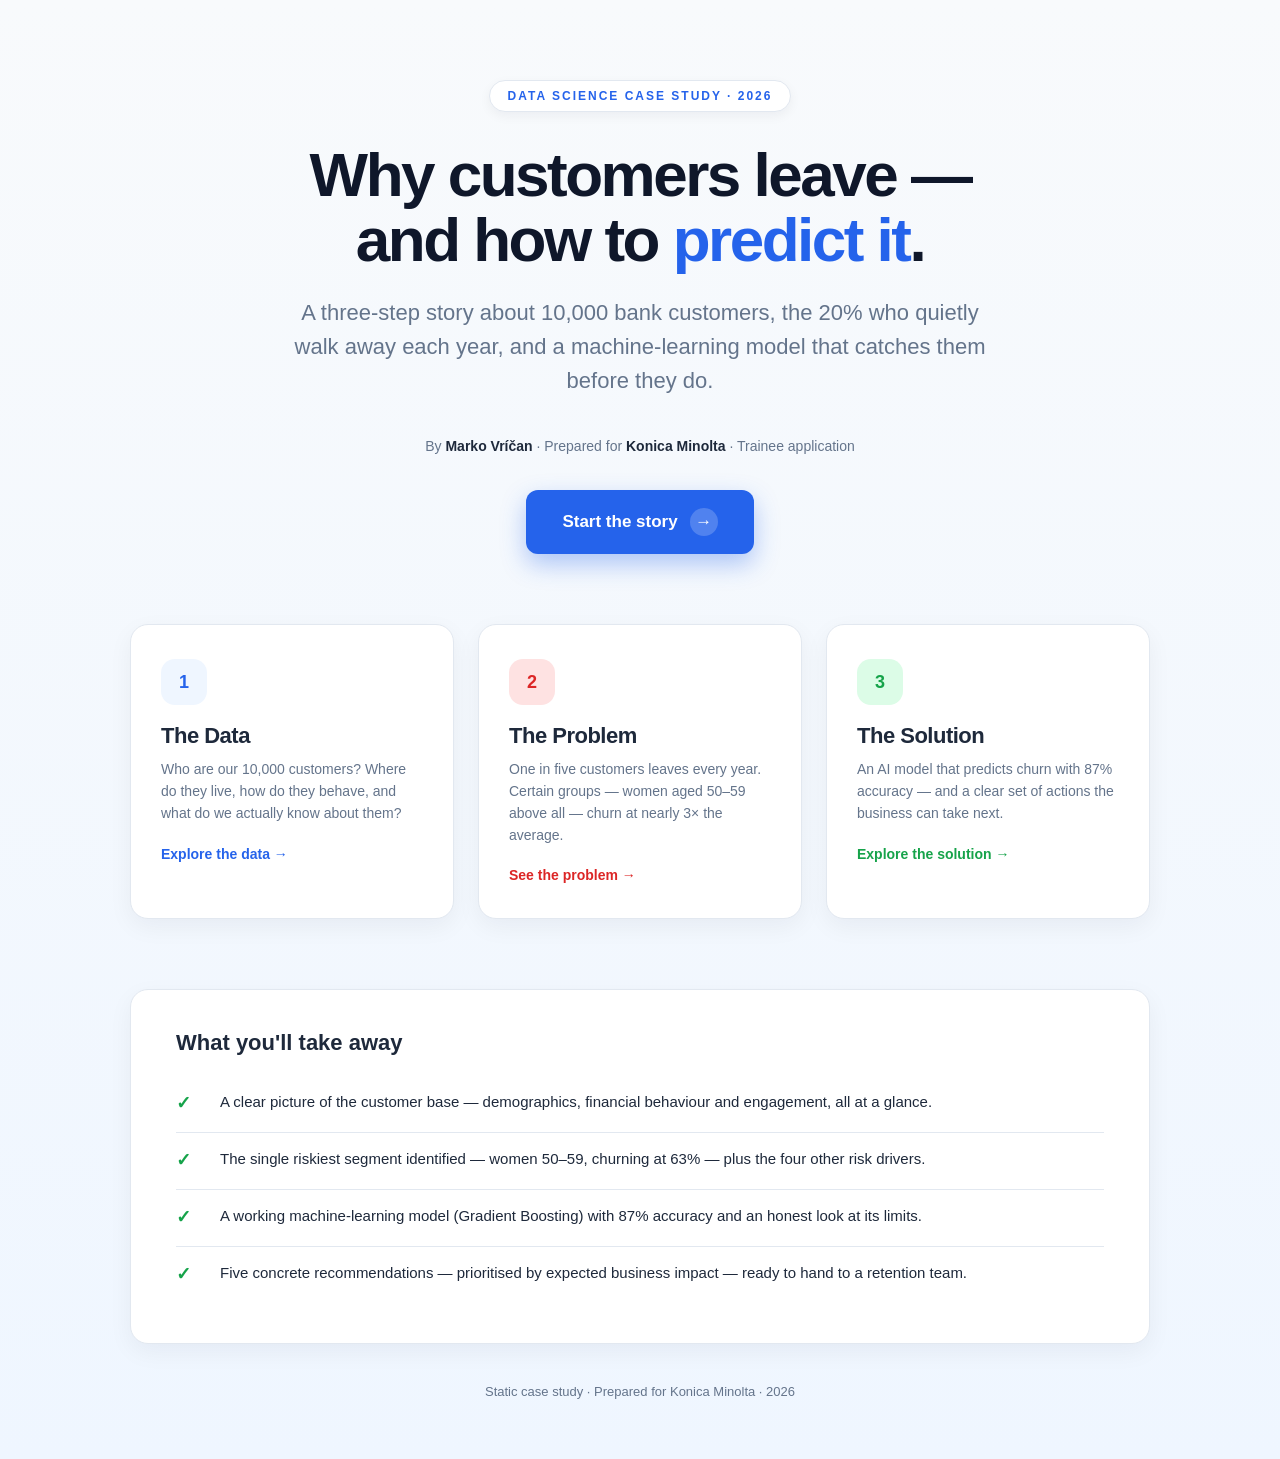
<file: index.html>
<!DOCTYPE html>
<html lang="en">
<head>
  <meta charset="UTF-8">
  <meta name="viewport" content="width=device-width, initial-scale=1.0">
  <title>Customer Churn Analysis — Case Study</title>
  <link rel="stylesheet" href="assets/css/style.css">
</head>
<body class="welcome-body">

<div class="welcome-wrap">

  <!-- HERO -->
  <div class="welcome-header">
    <div class="welcome-badge">Data Science Case Study · 2026</div>

    <h1 class="welcome-title">
      Why customers leave —<br>
      and how to <span class="accent">predict it</span>.
    </h1>

    <p class="welcome-lead">
      A three-step story about 10,000 bank customers, the 20% who quietly walk away
      each year, and a machine-learning model that catches them before they do.
    </p>

    <div class="welcome-meta">
      By <b>Marko Vríčan</b> · Prepared for <b>Konica Minolta</b> · Trainee application
    </div>

    <a href="data.html" class="start-btn">
      Start the story
      <span class="start-arrow">→</span>
    </a>
  </div>

  <!-- JOURNEY -->
  <div class="welcome-journey">

    <a href="data.html" class="journey-card">
      <div class="journey-num">1</div>
      <h3>The Data</h3>
      <p>Who are our 10,000 customers? Where do they live, how do they behave, and what do we actually know about them?</p>
      <span class="journey-link">Explore the data →</span>
    </a>

    <a href="problem.html" class="journey-card problem">
      <div class="journey-num">2</div>
      <h3>The Problem</h3>
      <p>One in five customers leaves every year. Certain groups — women aged 50–59 above all — churn at nearly 3× the average.</p>
      <span class="journey-link">See the problem →</span>
    </a>

    <a href="solution.html" class="journey-card solution">
      <div class="journey-num">3</div>
      <h3>The Solution</h3>
      <p>An AI model that predicts churn with 87% accuracy — and a clear set of actions the business can take next.</p>
      <span class="journey-link">Explore the solution →</span>
    </a>

  </div>

  <!-- TAKEAWAYS -->
  <div class="welcome-takeaways">
    <h2>What you'll take away</h2>
    <ul>
      <li>
        <span class="check">✓</span>
        <span>A clear picture of the customer base — demographics, financial behaviour and engagement, all at a glance.</span>
      </li>
      <li>
        <span class="check">✓</span>
        <span>The single riskiest segment identified — women 50–59, churning at 63% — plus the four other risk drivers.</span>
      </li>
      <li>
        <span class="check">✓</span>
        <span>A working machine-learning model (Gradient Boosting) with 87% accuracy and an honest look at its limits.</span>
      </li>
      <li>
        <span class="check">✓</span>
        <span>Five concrete recommendations — prioritised by expected business impact — ready to hand to a retention team.</span>
      </li>
    </ul>
  </div>

  <div class="welcome-footer">
    Static case study · Prepared for Konica Minolta · 2026
  </div>

</div>

</body>
</html>
</file>
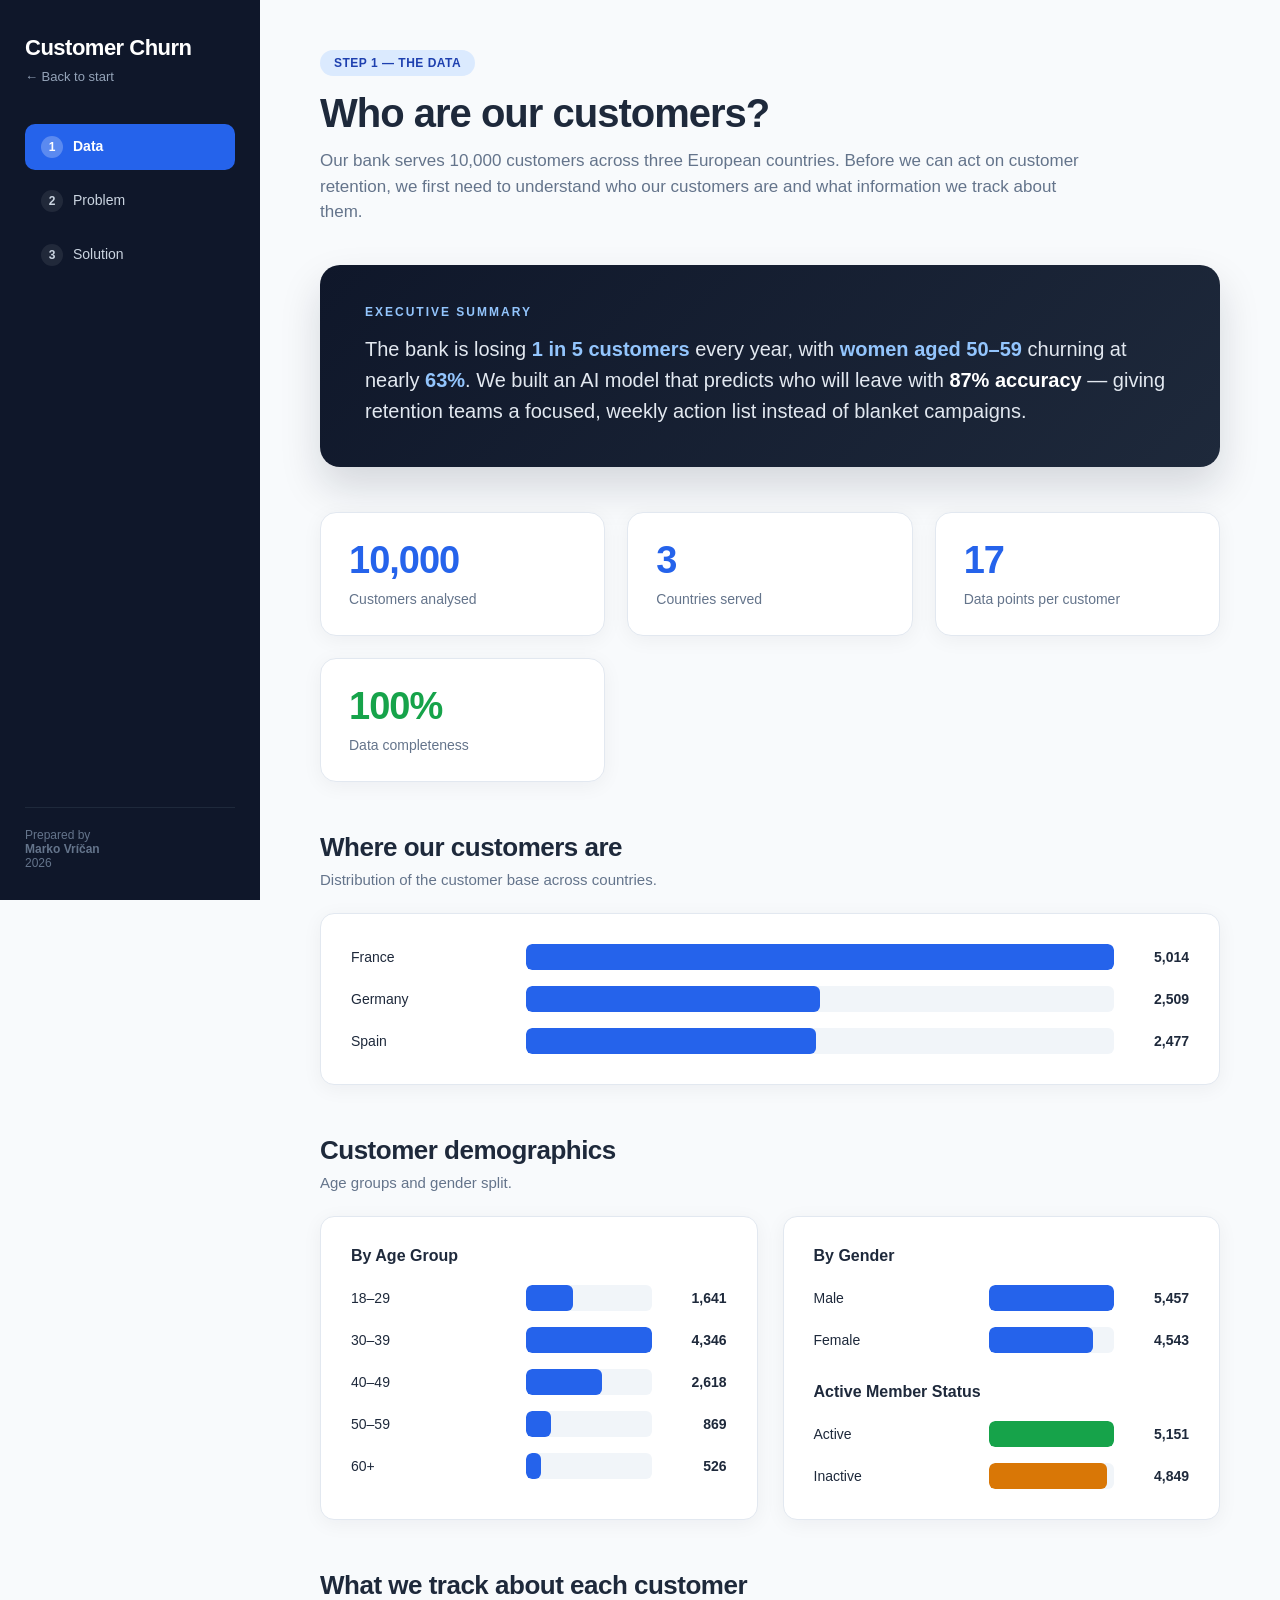
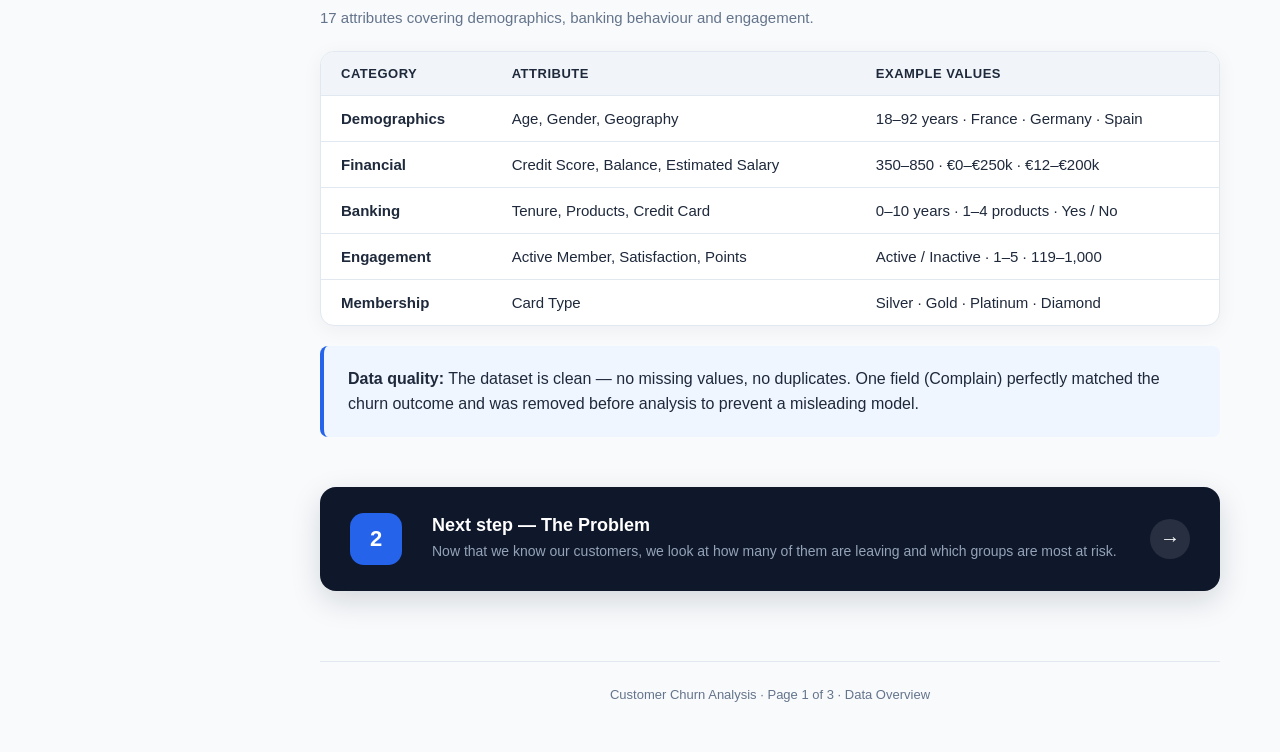
<file: data.html>
<!DOCTYPE html>
<html lang="en">
<head>
  <meta charset="UTF-8">
  <meta name="viewport" content="width=device-width, initial-scale=1.0">
  <title>Customer Churn Analysis — Data Overview</title>
  <link rel="stylesheet" href="assets/css/style.css">
</head>
<body>

<aside class="sidebar">
  <a href="index.html" class="brand-link">
    <h1>Customer Churn</h1>
    <div class="brand-sub">← Back to start</div>
  </a>

  <a href="data.html" class="active"><span class="step">1</span>Data</a>
  <a href="problem.html"><span class="step">2</span>Problem</a>
  <a href="solution.html"><span class="step">3</span>Solution</a>

  <div class="footer-sig">
    Prepared by<br><b>Marko Vríčan</b><br>2026
  </div>
</aside>

<main class="main">

  <span class="tag tag-data">Step 1 — The Data</span>
  <h1 class="page-title">Who are our customers?</h1>
  <p class="subtitle">
    Our bank serves 10,000 customers across three European countries.
    Before we can act on customer retention, we first need to understand
    who our customers are and what information we track about them.
  </p>

  <!-- EXECUTIVE SUMMARY -->
  <div class="exec-summary">
    <div class="exec-label">Executive summary</div>
    <p>
      The bank is losing <span class="num">1 in 5 customers</span> every year, with
      <span class="num">women aged 50–59</span> churning at nearly <span class="num">63%</span>.
      We built an AI model that predicts who will leave with <b>87% accuracy</b> —
      giving retention teams a focused, weekly action list instead of blanket campaigns.
    </p>
  </div>

  <!-- KEY METRICS -->
  <div class="grid">
    <div class="card">
      <div class="metric">10,000</div>
      <div class="label">Customers analysed</div>
    </div>
    <div class="card">
      <div class="metric">3</div>
      <div class="label">Countries served</div>
    </div>
    <div class="card">
      <div class="metric">17</div>
      <div class="label">Data points per customer</div>
    </div>
    <div class="card">
      <div class="metric success">100%</div>
      <div class="label">Data completeness</div>
    </div>
  </div>

  <!-- GEOGRAPHY -->
  <div class="section">
    <h2>Where our customers are</h2>
    <p class="section-sub">Distribution of the customer base across countries.</p>

    <div class="bar-chart">
      <div class="bar-row">
        <div class="bar-label">France</div>
        <div class="bar-track"><div class="bar-fill" style="width: 100%;"></div></div>
        <div class="bar-value">5,014</div>
      </div>
      <div class="bar-row">
        <div class="bar-label">Germany</div>
        <div class="bar-track"><div class="bar-fill" style="width: 50.0%;"></div></div>
        <div class="bar-value">2,509</div>
      </div>
      <div class="bar-row">
        <div class="bar-label">Spain</div>
        <div class="bar-track"><div class="bar-fill" style="width: 49.4%;"></div></div>
        <div class="bar-value">2,477</div>
      </div>
    </div>
  </div>

  <!-- DEMOGRAPHICS -->
  <div class="section">
    <h2>Customer demographics</h2>
    <p class="section-sub">Age groups and gender split.</p>

    <div class="two-col">

      <div class="bar-chart">
        <h3 style="margin-bottom:20px; font-size:16px;">By Age Group</h3>
        <div class="bar-row">
          <div class="bar-label">18–29</div>
          <div class="bar-track"><div class="bar-fill" style="width: 37.8%;"></div></div>
          <div class="bar-value">1,641</div>
        </div>
        <div class="bar-row">
          <div class="bar-label">30–39</div>
          <div class="bar-track"><div class="bar-fill" style="width: 100%;"></div></div>
          <div class="bar-value">4,346</div>
        </div>
        <div class="bar-row">
          <div class="bar-label">40–49</div>
          <div class="bar-track"><div class="bar-fill" style="width: 60.2%;"></div></div>
          <div class="bar-value">2,618</div>
        </div>
        <div class="bar-row">
          <div class="bar-label">50–59</div>
          <div class="bar-track"><div class="bar-fill" style="width: 20.0%;"></div></div>
          <div class="bar-value">869</div>
        </div>
        <div class="bar-row">
          <div class="bar-label">60+</div>
          <div class="bar-track"><div class="bar-fill" style="width: 12.1%;"></div></div>
          <div class="bar-value">526</div>
        </div>
      </div>

      <div class="bar-chart">
        <h3 style="margin-bottom:20px; font-size:16px;">By Gender</h3>
        <div class="bar-row">
          <div class="bar-label">Male</div>
          <div class="bar-track"><div class="bar-fill" style="width: 100%;"></div></div>
          <div class="bar-value">5,457</div>
        </div>
        <div class="bar-row">
          <div class="bar-label">Female</div>
          <div class="bar-track"><div class="bar-fill" style="width: 83.3%;"></div></div>
          <div class="bar-value">4,543</div>
        </div>

        <h3 style="margin:30px 0 20px; font-size:16px;">Active Member Status</h3>
        <div class="bar-row">
          <div class="bar-label">Active</div>
          <div class="bar-track"><div class="bar-fill success" style="width: 100%;"></div></div>
          <div class="bar-value">5,151</div>
        </div>
        <div class="bar-row">
          <div class="bar-label">Inactive</div>
          <div class="bar-track"><div class="bar-fill warning" style="width: 94.1%;"></div></div>
          <div class="bar-value">4,849</div>
        </div>
      </div>

    </div>
  </div>

  <!-- WHAT DATA -->
  <div class="section">
    <h2>What we track about each customer</h2>
    <p class="section-sub">17 attributes covering demographics, banking behaviour and engagement.</p>

    <div class="table-wrap">
      <table>
        <thead>
          <tr>
            <th>Category</th>
            <th>Attribute</th>
            <th>Example values</th>
          </tr>
        </thead>
        <tbody>
          <tr><td><b>Demographics</b></td><td>Age, Gender, Geography</td><td>18–92 years · France · Germany · Spain</td></tr>
          <tr><td><b>Financial</b></td><td>Credit Score, Balance, Estimated Salary</td><td>350–850 · €0–€250k · €12–€200k</td></tr>
          <tr><td><b>Banking</b></td><td>Tenure, Products, Credit Card</td><td>0–10 years · 1–4 products · Yes / No</td></tr>
          <tr><td><b>Engagement</b></td><td>Active Member, Satisfaction, Points</td><td>Active / Inactive · 1–5 · 119–1,000</td></tr>
          <tr><td><b>Membership</b></td><td>Card Type</td><td>Silver · Gold · Platinum · Diamond</td></tr>
        </tbody>
      </table>
    </div>
  </div>

  <div class="highlight">
    <b>Data quality:</b> The dataset is clean — no missing values, no duplicates. One field
    (Complain) perfectly matched the churn outcome and was removed before analysis to prevent
    a misleading model.
  </div>

  <!-- NEXT STEP CTA -->
  <div class="section">
    <a href="problem.html" class="cta-next">
      <div class="cta-icon">2</div>
      <div class="cta-body">
        <h3>Next step — The Problem</h3>
        <p>Now that we know our customers, we look at how many of them are leaving and which groups are most at risk.</p>
      </div>
      <div class="cta-arrow">→</div>
    </a>
  </div>

  <div class="footer">
    Customer Churn Analysis · Page 1 of 3 · Data Overview
  </div>

</main>

</body>
</html>
</file>
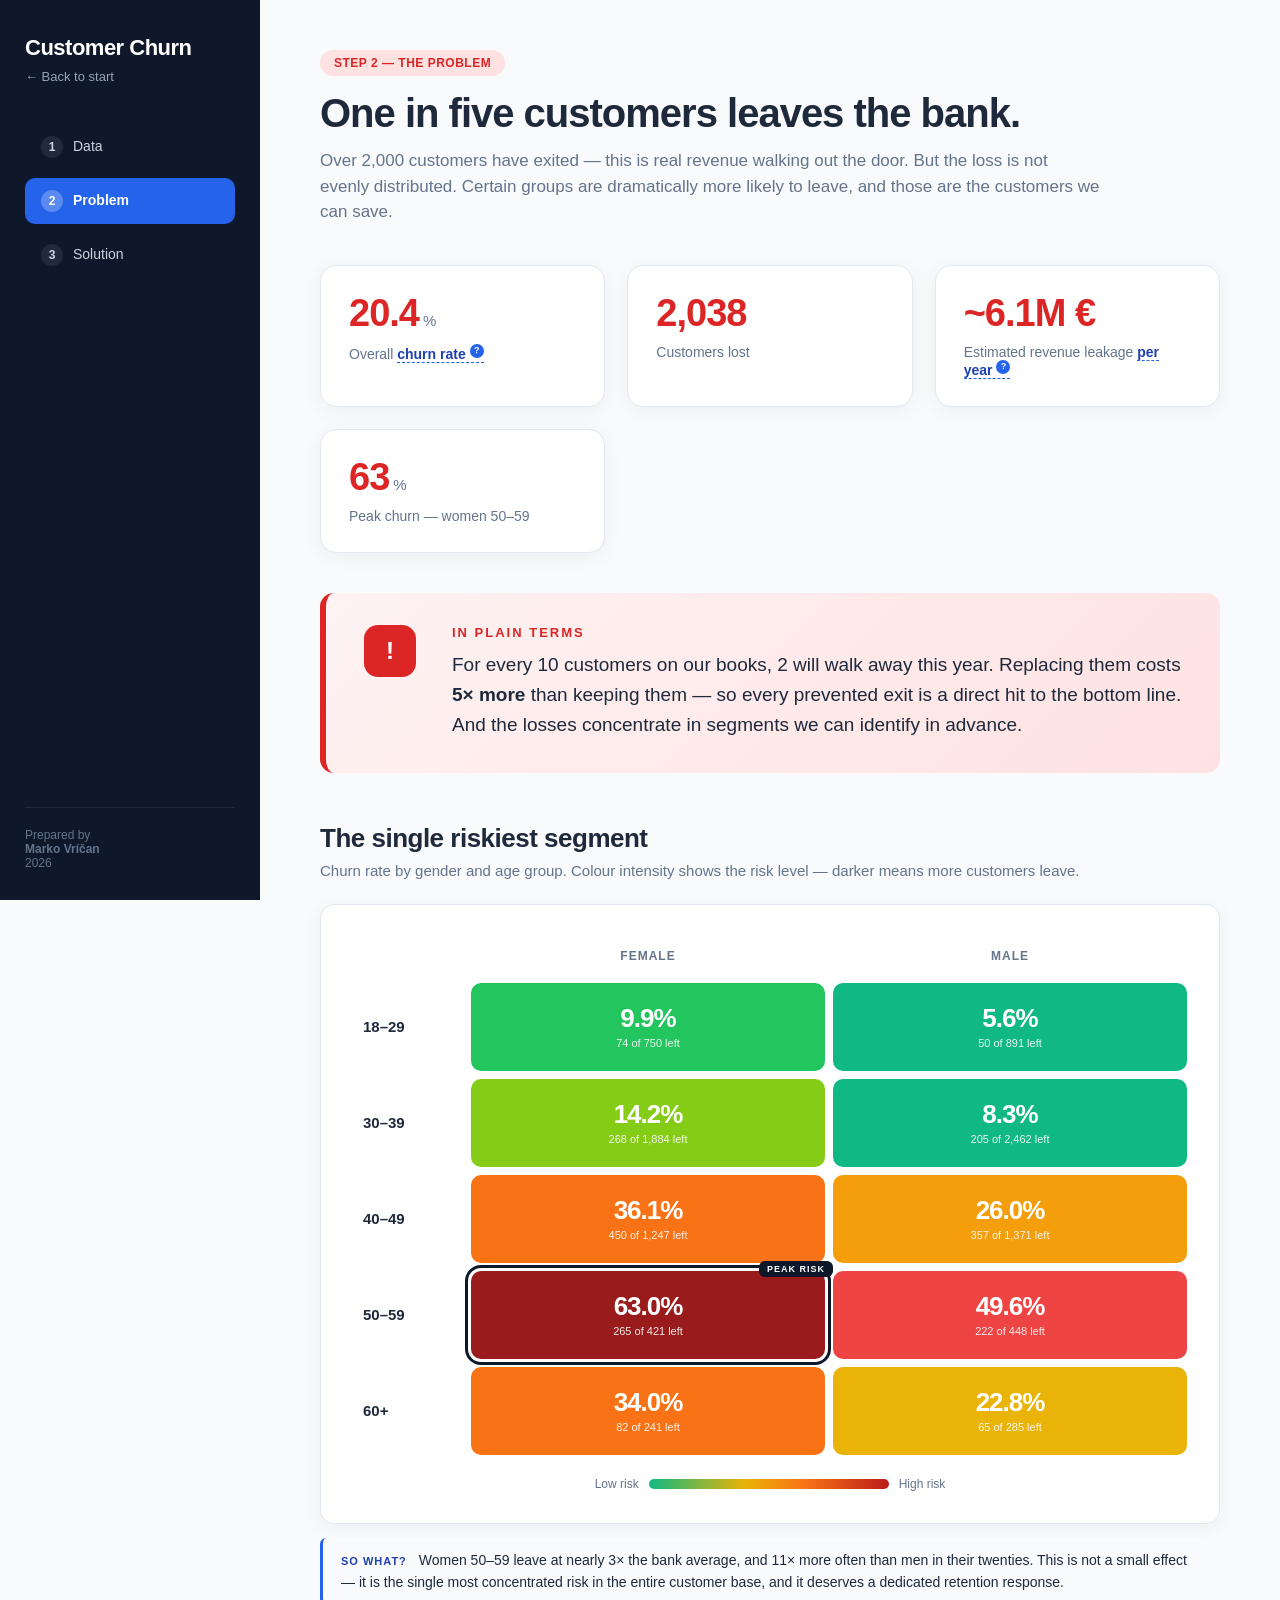
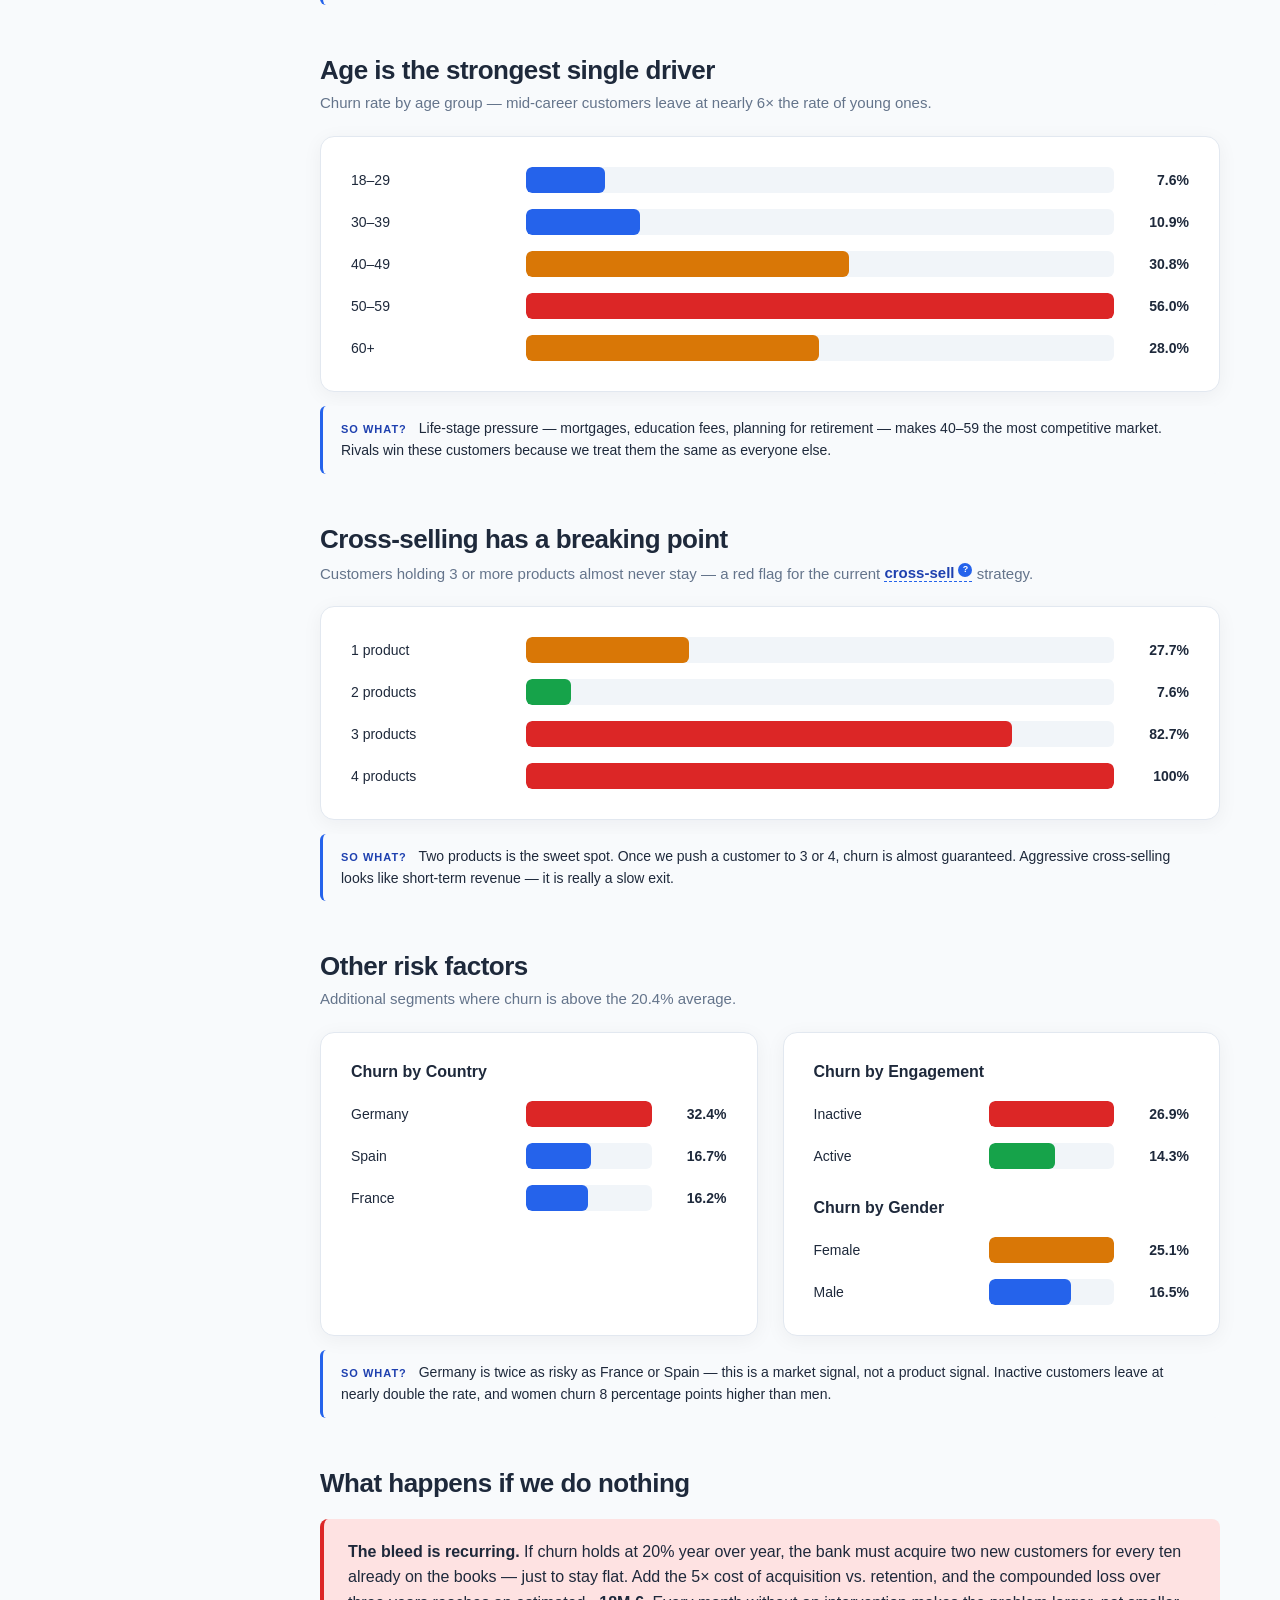
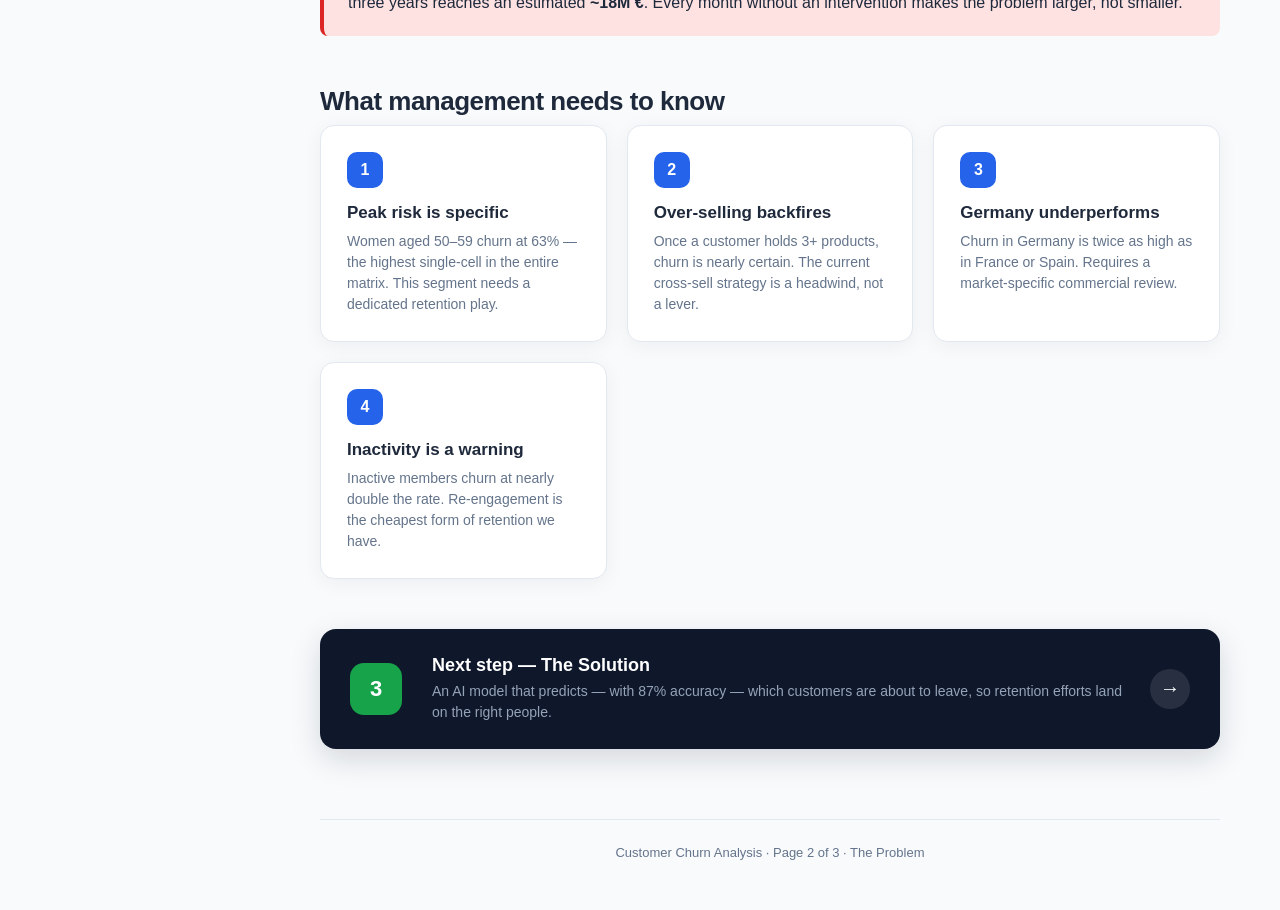
<file: problem.html>
<!DOCTYPE html>
<html lang="en">
<head>
  <meta charset="UTF-8">
  <meta name="viewport" content="width=device-width, initial-scale=1.0">
  <title>Customer Churn Analysis — The Problem</title>
  <link rel="stylesheet" href="assets/css/style.css">
</head>
<body>

<aside class="sidebar">
  <a href="index.html" class="brand-link">
    <h1>Customer Churn</h1>
    <div class="brand-sub">← Back to start</div>
  </a>

  <a href="data.html"><span class="step">1</span>Data</a>
  <a href="problem.html" class="active"><span class="step">2</span>Problem</a>
  <a href="solution.html"><span class="step">3</span>Solution</a>

  <div class="footer-sig">
    Prepared by<br><b>Marko Vríčan</b><br>2026
  </div>
</aside>

<main class="main">

  <span class="tag tag-problem">Step 2 — The Problem</span>
  <h1 class="page-title">One in five customers leaves the bank.</h1>
  <p class="subtitle">
    Over 2,000 customers have exited — this is real revenue walking out the door.
    But the loss is not evenly distributed. Certain groups are dramatically more
    likely to leave, and those are the customers we can save.
  </p>

  <!-- KEY METRICS -->
  <div class="grid">
    <div class="card">
      <div class="metric danger">20.4<span class="metric-small">%</span></div>
      <div class="label">
        Overall
        <span class="term">churn rate<span class="term-tip">The percentage of customers who close their accounts within the observed period.</span></span>
      </div>
    </div>
    <div class="card">
      <div class="metric danger">2,038</div>
      <div class="label">Customers lost</div>
    </div>
    <div class="card">
      <div class="metric danger">~6.1M €</div>
      <div class="label">
        Estimated revenue leakage
        <span class="term">per year<span class="term-tip">Illustrative estimate assuming an average Customer Lifetime Value of €3,000 across 2,038 lost customers. Actual figure depends on real CLV data.</span></span>
      </div>
    </div>
    <div class="card">
      <div class="metric danger">63<span class="metric-small">%</span></div>
      <div class="label">Peak churn — women 50–59</div>
    </div>
  </div>

  <!-- PLAIN TERMS - BIG -->
  <div class="plain-terms danger">
    <div class="pt-icon">!</div>
    <div>
      <h3>In plain terms</h3>
      <p>
        For every 10 customers on our books, 2 will walk away this year.
        Replacing them costs <b>5× more</b> than keeping them — so every prevented exit
        is a direct hit to the bottom line. And the losses concentrate in segments
        we can identify in advance.
      </p>
    </div>
  </div>

  <!-- GENDER × AGE HEATMAP - NEW DATA -->
  <div class="section">
    <h2>The single riskiest segment</h2>
    <p class="section-sub">
      Churn rate by gender and age group. Colour intensity shows the risk level —
      darker means more customers leave.
    </p>

    <div class="heatmap">
      <div class="heatmap-grid">
        <div class="heatmap-head"></div>
        <div class="heatmap-head">Female</div>
        <div class="heatmap-head">Male</div>

        <div class="heatmap-row-label">18–29</div>
        <div class="heatmap-cell" style="background:#22C55E;">
          <div class="cell-value">9.9%</div>
          <div class="cell-sub">74 of 750 left</div>
        </div>
        <div class="heatmap-cell" style="background:#10B981;">
          <div class="cell-value">5.6%</div>
          <div class="cell-sub">50 of 891 left</div>
        </div>

        <div class="heatmap-row-label">30–39</div>
        <div class="heatmap-cell" style="background:#84CC16;">
          <div class="cell-value">14.2%</div>
          <div class="cell-sub">268 of 1,884 left</div>
        </div>
        <div class="heatmap-cell" style="background:#10B981;">
          <div class="cell-value">8.3%</div>
          <div class="cell-sub">205 of 2,462 left</div>
        </div>

        <div class="heatmap-row-label">40–49</div>
        <div class="heatmap-cell" style="background:#F97316;">
          <div class="cell-value">36.1%</div>
          <div class="cell-sub">450 of 1,247 left</div>
        </div>
        <div class="heatmap-cell" style="background:#F59E0B;">
          <div class="cell-value">26.0%</div>
          <div class="cell-sub">357 of 1,371 left</div>
        </div>

        <div class="heatmap-row-label">50–59</div>
        <div class="heatmap-cell peak" style="background:#991B1B;">
          <div class="cell-value">63.0%</div>
          <div class="cell-sub">265 of 421 left</div>
        </div>
        <div class="heatmap-cell" style="background:#EF4444;">
          <div class="cell-value">49.6%</div>
          <div class="cell-sub">222 of 448 left</div>
        </div>

        <div class="heatmap-row-label">60+</div>
        <div class="heatmap-cell" style="background:#F97316;">
          <div class="cell-value">34.0%</div>
          <div class="cell-sub">82 of 241 left</div>
        </div>
        <div class="heatmap-cell" style="background:#EAB308;">
          <div class="cell-value">22.8%</div>
          <div class="cell-sub">65 of 285 left</div>
        </div>
      </div>

      <div class="heatmap-legend">
        <span>Low risk</span>
        <span class="gradient"></span>
        <span>High risk</span>
      </div>
    </div>

    <div class="so-what">
      <b>So what?</b> Women 50–59 leave at nearly 3× the bank average, and 11× more often
      than men in their twenties. This is not a small effect — it is the single most
      concentrated risk in the entire customer base, and it deserves a dedicated retention
      response.
    </div>
  </div>

  <!-- AGE ALONE -->
  <div class="section">
    <h2>Age is the strongest single driver</h2>
    <p class="section-sub">Churn rate by age group — mid-career customers leave at nearly 6× the rate of young ones.</p>

    <div class="bar-chart">
      <div class="bar-row">
        <div class="bar-label">18–29</div>
        <div class="bar-track"><div class="bar-fill" style="width: 13.5%;"></div></div>
        <div class="bar-value">7.6%</div>
      </div>
      <div class="bar-row">
        <div class="bar-label">30–39</div>
        <div class="bar-track"><div class="bar-fill" style="width: 19.4%;"></div></div>
        <div class="bar-value">10.9%</div>
      </div>
      <div class="bar-row">
        <div class="bar-label">40–49</div>
        <div class="bar-track"><div class="bar-fill warning" style="width: 55.0%;"></div></div>
        <div class="bar-value">30.8%</div>
      </div>
      <div class="bar-row">
        <div class="bar-label">50–59</div>
        <div class="bar-track"><div class="bar-fill danger" style="width: 100%;"></div></div>
        <div class="bar-value">56.0%</div>
      </div>
      <div class="bar-row">
        <div class="bar-label">60+</div>
        <div class="bar-track"><div class="bar-fill warning" style="width: 49.9%;"></div></div>
        <div class="bar-value">28.0%</div>
      </div>
    </div>

    <div class="so-what">
      <b>So what?</b> Life-stage pressure — mortgages, education fees, planning for
      retirement — makes 40–59 the most competitive market. Rivals win these customers
      because we treat them the same as everyone else.
    </div>
  </div>

  <!-- PRODUCTS -->
  <div class="section">
    <h2>Cross-selling has a breaking point</h2>
    <p class="section-sub">
      Customers holding 3 or more products almost never stay — a red flag for the
      current <span class="term">cross-sell<span class="term-tip">Selling multiple additional products (loans, credit cards, insurance) to an existing customer.</span></span> strategy.
    </p>

    <div class="bar-chart">
      <div class="bar-row">
        <div class="bar-label">1 product</div>
        <div class="bar-track"><div class="bar-fill warning" style="width: 27.7%;"></div></div>
        <div class="bar-value">27.7%</div>
      </div>
      <div class="bar-row">
        <div class="bar-label">2 products</div>
        <div class="bar-track"><div class="bar-fill success" style="width: 7.6%;"></div></div>
        <div class="bar-value">7.6%</div>
      </div>
      <div class="bar-row">
        <div class="bar-label">3 products</div>
        <div class="bar-track"><div class="bar-fill danger" style="width: 82.7%;"></div></div>
        <div class="bar-value">82.7%</div>
      </div>
      <div class="bar-row">
        <div class="bar-label">4 products</div>
        <div class="bar-track"><div class="bar-fill danger" style="width: 100%;"></div></div>
        <div class="bar-value">100%</div>
      </div>
    </div>

    <div class="so-what">
      <b>So what?</b> Two products is the sweet spot. Once we push a customer to 3 or 4,
      churn is almost guaranteed. Aggressive cross-selling looks like short-term revenue —
      it is really a slow exit.
    </div>
  </div>

  <!-- OTHER RISK FACTORS -->
  <div class="section">
    <h2>Other risk factors</h2>
    <p class="section-sub">Additional segments where churn is above the 20.4% average.</p>

    <div class="two-col">

      <div class="bar-chart">
        <h3 style="margin-bottom:20px; font-size:16px;">Churn by Country</h3>
        <div class="bar-row">
          <div class="bar-label">Germany</div>
          <div class="bar-track"><div class="bar-fill danger" style="width: 100%;"></div></div>
          <div class="bar-value">32.4%</div>
        </div>
        <div class="bar-row">
          <div class="bar-label">Spain</div>
          <div class="bar-track"><div class="bar-fill" style="width: 51.4%;"></div></div>
          <div class="bar-value">16.7%</div>
        </div>
        <div class="bar-row">
          <div class="bar-label">France</div>
          <div class="bar-track"><div class="bar-fill" style="width: 49.8%;"></div></div>
          <div class="bar-value">16.2%</div>
        </div>
      </div>

      <div class="bar-chart">
        <h3 style="margin-bottom:20px; font-size:16px;">Churn by Engagement</h3>
        <div class="bar-row">
          <div class="bar-label">Inactive</div>
          <div class="bar-track"><div class="bar-fill danger" style="width: 100%;"></div></div>
          <div class="bar-value">26.9%</div>
        </div>
        <div class="bar-row">
          <div class="bar-label">Active</div>
          <div class="bar-track"><div class="bar-fill success" style="width: 53.1%;"></div></div>
          <div class="bar-value">14.3%</div>
        </div>

        <h3 style="margin:30px 0 20px; font-size:16px;">Churn by Gender</h3>
        <div class="bar-row">
          <div class="bar-label">Female</div>
          <div class="bar-track"><div class="bar-fill warning" style="width: 100%;"></div></div>
          <div class="bar-value">25.1%</div>
        </div>
        <div class="bar-row">
          <div class="bar-label">Male</div>
          <div class="bar-track"><div class="bar-fill" style="width: 65.7%;"></div></div>
          <div class="bar-value">16.5%</div>
        </div>
      </div>

    </div>

    <div class="so-what">
      <b>So what?</b> Germany is twice as risky as France or Spain — this is a market
      signal, not a product signal. Inactive customers leave at nearly double the rate,
      and women churn 8 percentage points higher than men.
    </div>
  </div>

  <!-- COST OF INACTION -->
  <div class="section">
    <h2>What happens if we do nothing</h2>
    <div class="highlight danger">
      <b>The bleed is recurring.</b> If churn holds at 20% year over year, the bank must
      acquire two new customers for every ten already on the books — just to stay flat.
      Add the 5× cost of acquisition vs. retention, and the compounded loss over three
      years reaches an estimated <b>~18M €</b>. Every month without an intervention makes
      the problem larger, not smaller.
    </div>
  </div>

  <!-- KEY TAKEAWAYS -->
  <div class="section">
    <h2>What management needs to know</h2>
    <div class="steps">
      <div class="step-card">
        <div class="step-num">1</div>
        <h3>Peak risk is specific</h3>
        <p>Women aged 50–59 churn at 63% — the highest single-cell in the entire matrix. This segment needs a dedicated retention play.</p>
      </div>
      <div class="step-card">
        <div class="step-num">2</div>
        <h3>Over-selling backfires</h3>
        <p>Once a customer holds 3+ products, churn is nearly certain. The current cross-sell strategy is a headwind, not a lever.</p>
      </div>
      <div class="step-card">
        <div class="step-num">3</div>
        <h3>Germany underperforms</h3>
        <p>Churn in Germany is twice as high as in France or Spain. Requires a market-specific commercial review.</p>
      </div>
      <div class="step-card">
        <div class="step-num">4</div>
        <h3>Inactivity is a warning</h3>
        <p>Inactive members churn at nearly double the rate. Re-engagement is the cheapest form of retention we have.</p>
      </div>
    </div>
  </div>

  <!-- NEXT STEP CTA -->
  <div class="section">
    <a href="solution.html" class="cta-next">
      <div class="cta-icon success">3</div>
      <div class="cta-body">
        <h3>Next step — The Solution</h3>
        <p>An AI model that predicts — with 87% accuracy — which customers are about to leave, so retention efforts land on the right people.</p>
      </div>
      <div class="cta-arrow">→</div>
    </a>
  </div>

  <div class="footer">
    Customer Churn Analysis · Page 2 of 3 · The Problem
  </div>

</main>

</body>
</html>
</file>
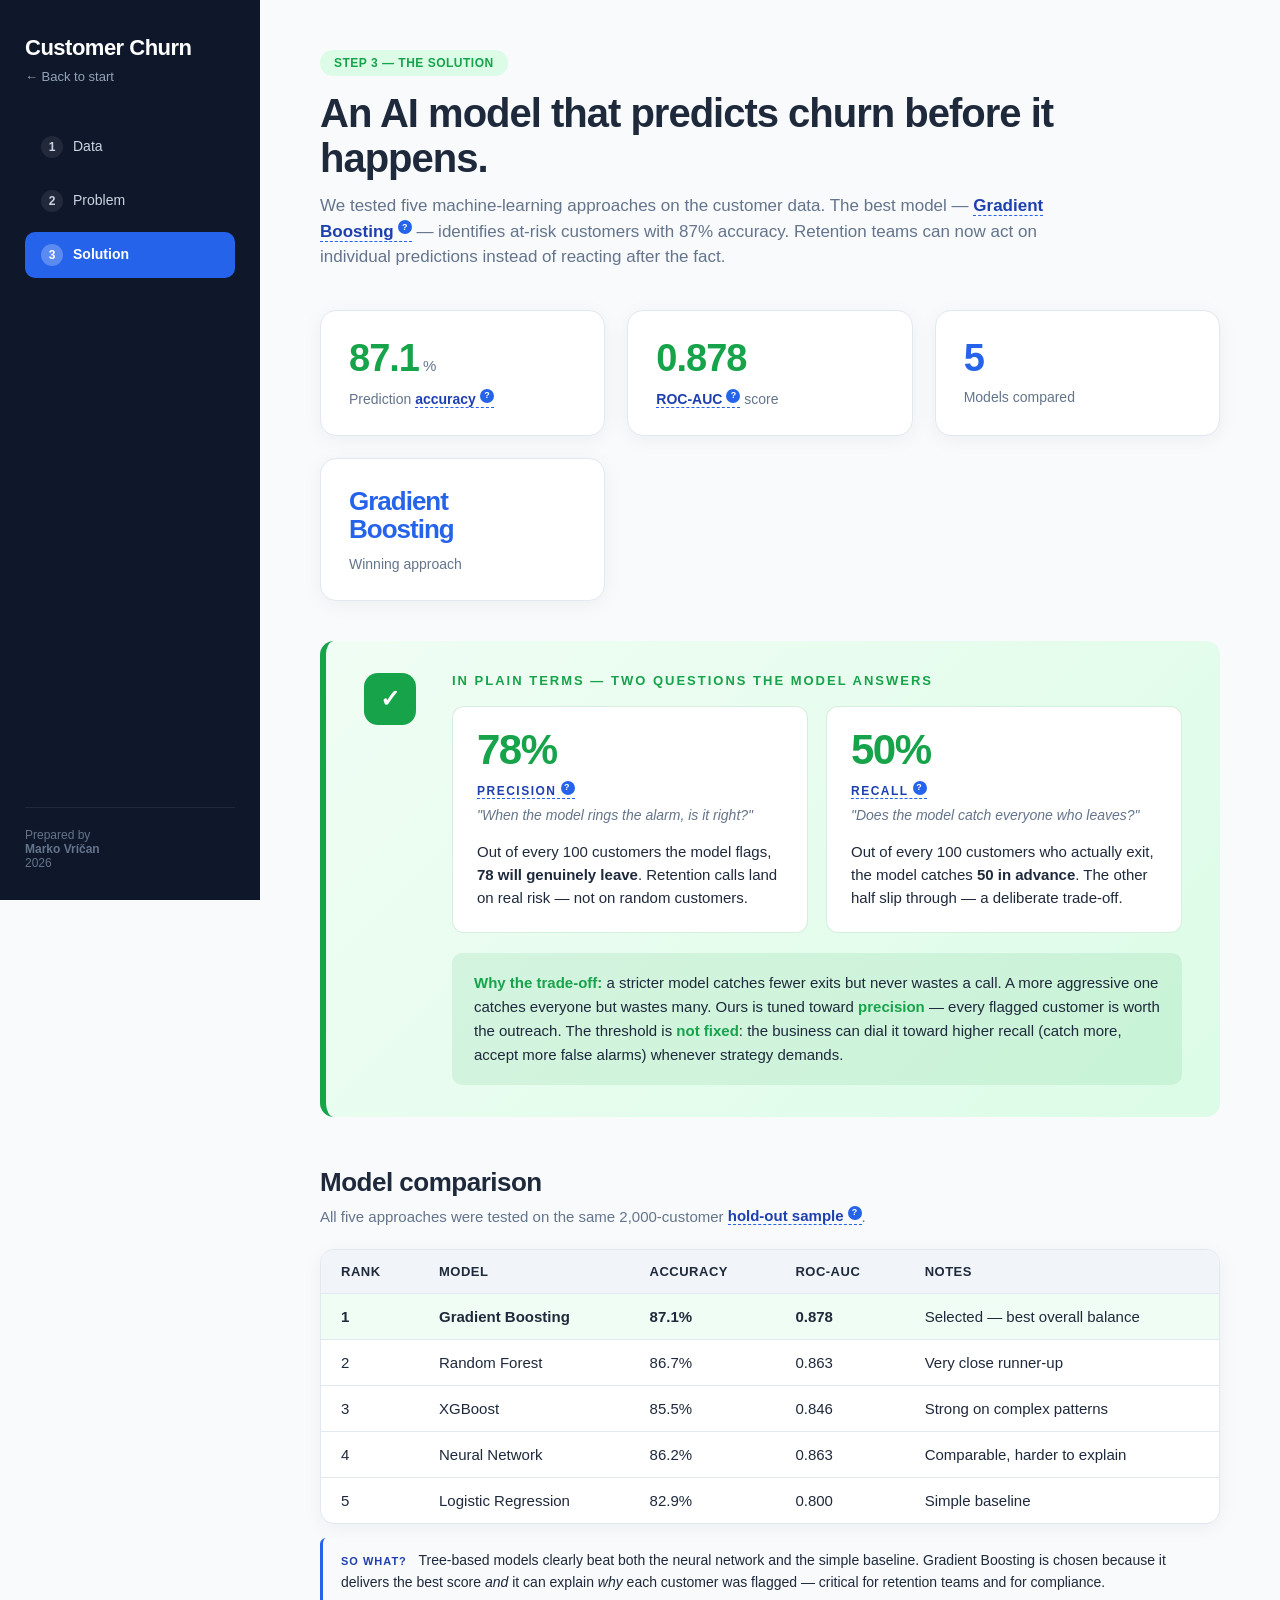
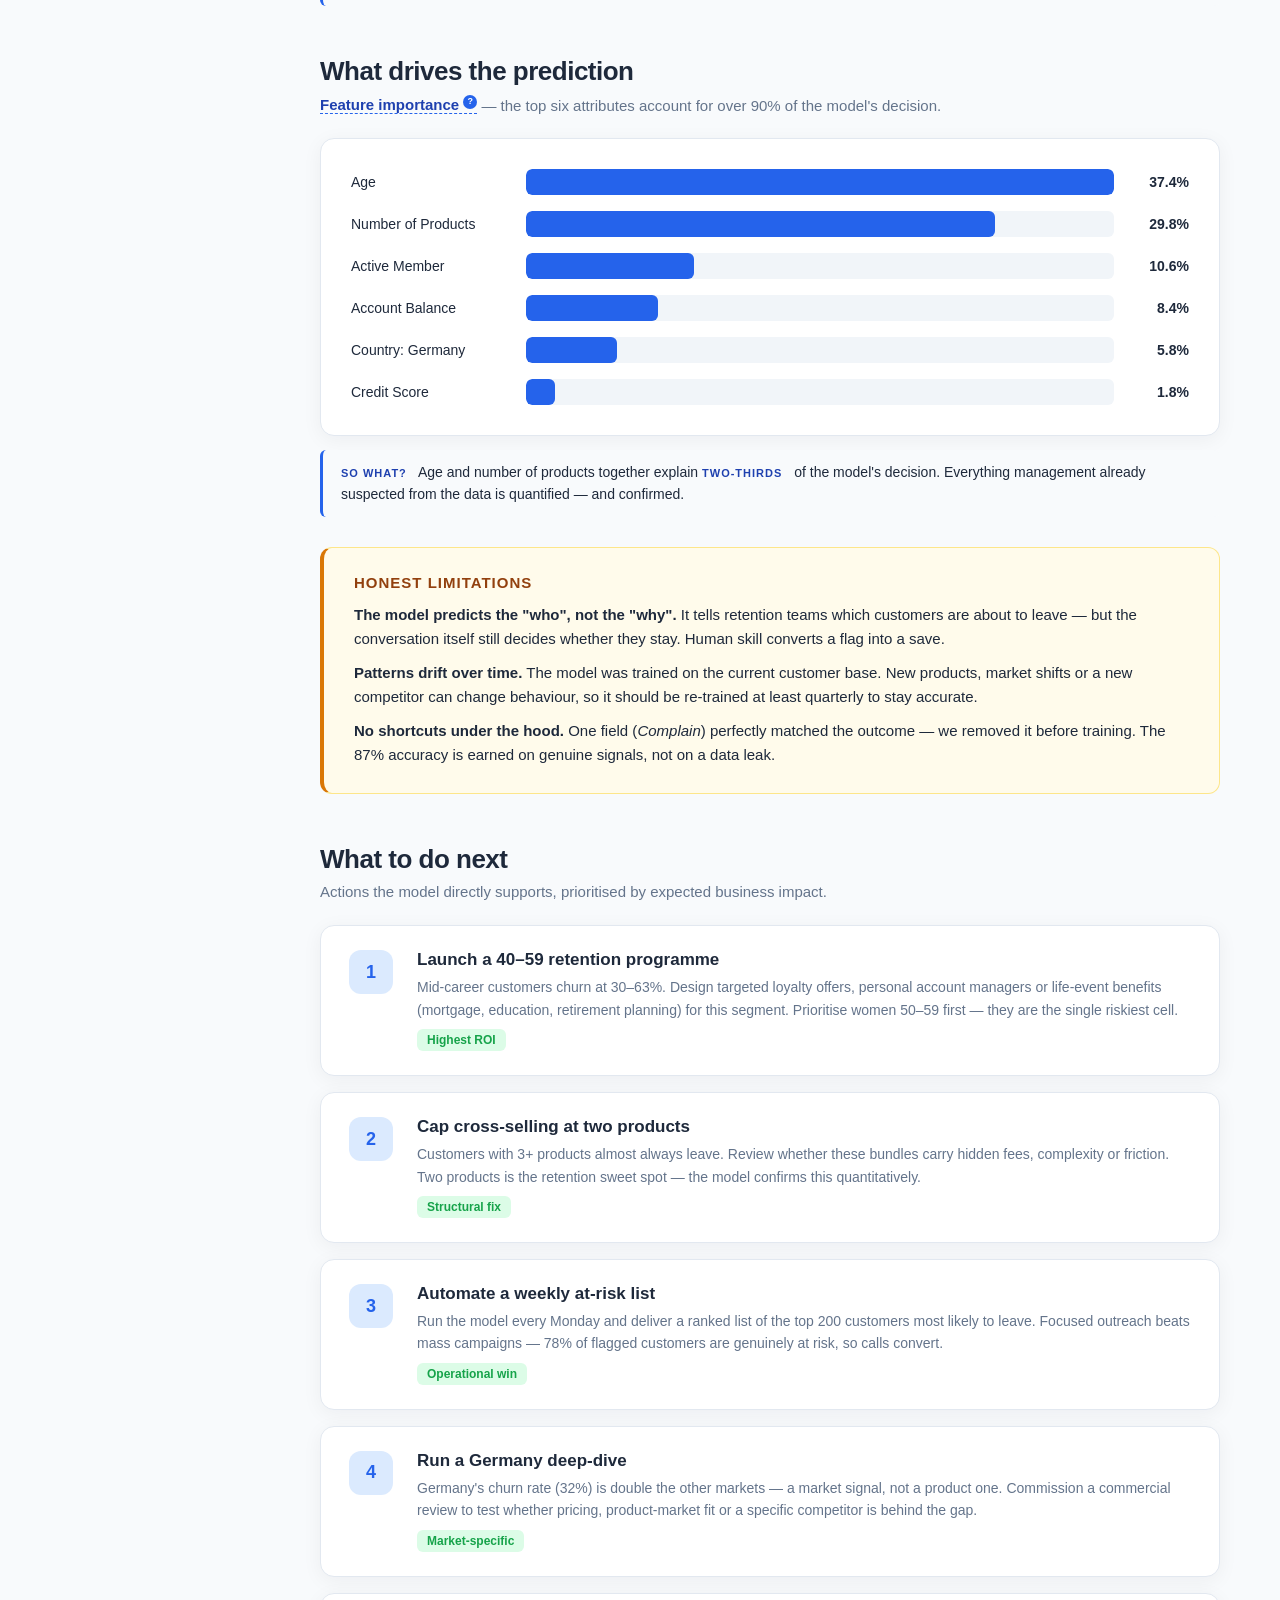
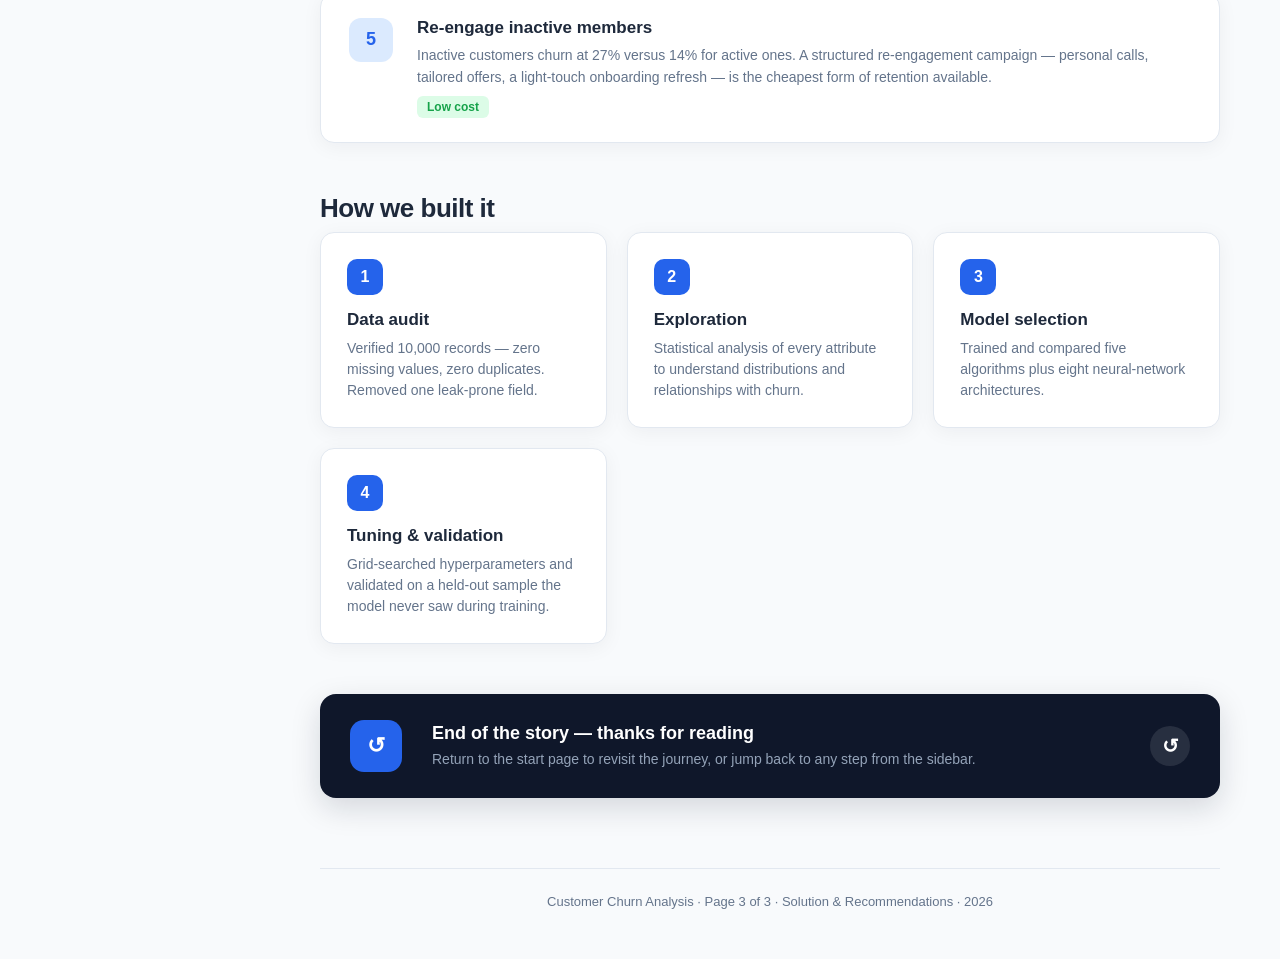
<file: solution.html>
<!DOCTYPE html>
<html lang="en">
<head>
  <meta charset="UTF-8">
  <meta name="viewport" content="width=device-width, initial-scale=1.0">
  <title>Customer Churn Analysis — The Solution</title>
  <link rel="stylesheet" href="assets/css/style.css">
</head>
<body>

<aside class="sidebar">
  <a href="index.html" class="brand-link">
    <h1>Customer Churn</h1>
    <div class="brand-sub">← Back to start</div>
  </a>

  <a href="data.html"><span class="step">1</span>Data</a>
  <a href="problem.html"><span class="step">2</span>Problem</a>
  <a href="solution.html" class="active"><span class="step">3</span>Solution</a>

  <div class="footer-sig">
    Prepared by<br><b>Marko Vríčan</b><br>2026
  </div>
</aside>

<main class="main">

  <span class="tag tag-solution">Step 3 — The Solution</span>
  <h1 class="page-title">An AI model that predicts churn before it happens.</h1>
  <p class="subtitle">
    We tested five machine-learning approaches on the customer data. The best model —
    <span class="term">Gradient Boosting<span class="term-tip">An algorithm that builds hundreds of small decision trees in sequence. Each new tree corrects the mistakes of the previous ones. Result: strong predictions and clear feature importance.</span></span> —
    identifies at-risk customers with 87% accuracy. Retention teams can now act on
    individual predictions instead of reacting after the fact.
  </p>

  <!-- KEY METRICS -->
  <div class="grid">
    <div class="card">
      <div class="metric success">87.1<span class="metric-small">%</span></div>
      <div class="label">
        Prediction
        <span class="term">accuracy<span class="term-tip">Out of 100 predictions the model makes, about 87 are correct.</span></span>
      </div>
    </div>
    <div class="card">
      <div class="metric success">0.878</div>
      <div class="label">
        <span class="term">ROC-AUC<span class="term-tip">A score from 0.5 (random guessing) to 1.0 (perfect). 0.878 means the model reliably ranks customers by risk of leaving — a strong result for this type of problem.</span></span>
        score
      </div>
    </div>
    <div class="card">
      <div class="metric">5</div>
      <div class="label">Models compared</div>
    </div>
    <div class="card">
      <div class="metric" style="font-size:26px; line-height:1.1;">Gradient<br>Boosting</div>
      <div class="label">Winning approach</div>
    </div>
  </div>

  <!-- PLAIN TERMS - BIG -->
  <div class="plain-terms success">
    <div class="pt-icon">✓</div>
    <div style="width:100%;">
      <h3>In plain terms — two questions the model answers</h3>

      <div class="dual-metric">

        <div class="dm-card">
          <div class="dm-num">78%</div>
          <div class="dm-title">
            <span class="term">Precision<span class="term-tip">Of all customers the model flags as at-risk, the percentage who truly are. High precision = focused, non-wasteful outreach.</span></span>
          </div>
          <div class="dm-q">"When the model rings the alarm, is it right?"</div>
          <div class="dm-a">
            Out of every 100 customers the model flags,
            <b>78 will genuinely leave</b>. Retention calls land on real risk —
            not on random customers.
          </div>
        </div>

        <div class="dm-card">
          <div class="dm-num">50%</div>
          <div class="dm-title">
            <span class="term">Recall<span class="term-tip">Of all customers who actually leave, the percentage the model flags in advance. High recall = few missed exits, but more false alarms.</span></span>
          </div>
          <div class="dm-q">"Does the model catch everyone who leaves?"</div>
          <div class="dm-a">
            Out of every 100 customers who actually exit, the model
            catches <b>50 in advance</b>. The other half slip through —
            a deliberate trade-off.
          </div>
        </div>

      </div>

      <div class="dm-tradeoff">
        <b>Why the trade-off:</b> a stricter model catches fewer exits but never
        wastes a call. A more aggressive one catches everyone but wastes many.
        Ours is tuned toward <b>precision</b> — every flagged customer is worth
        the outreach. The threshold is <b>not fixed</b>: the business can dial it
        toward higher recall (catch more, accept more false alarms) whenever
        strategy demands.
      </div>
    </div>
  </div>

  <!-- MODEL COMPARISON -->
  <div class="section">
    <h2>Model comparison</h2>
    <p class="section-sub">
      All five approaches were tested on the same 2,000-customer
      <span class="term">hold-out sample<span class="term-tip">A set of customers hidden from the model during training. Used only to score performance — an honest exam that prevents inflated results.</span></span>.
    </p>

    <div class="table-wrap">
      <table>
        <thead>
          <tr>
            <th>Rank</th>
            <th>Model</th>
            <th>Accuracy</th>
            <th>ROC-AUC</th>
            <th>Notes</th>
          </tr>
        </thead>
        <tbody>
          <tr style="background:#F0FDF4;">
            <td><b>1</b></td>
            <td><b>Gradient Boosting</b></td>
            <td><b>87.1%</b></td>
            <td><b>0.878</b></td>
            <td>Selected — best overall balance</td>
          </tr>
          <tr>
            <td>2</td>
            <td>Random Forest</td>
            <td>86.7%</td>
            <td>0.863</td>
            <td>Very close runner-up</td>
          </tr>
          <tr>
            <td>3</td>
            <td>XGBoost</td>
            <td>85.5%</td>
            <td>0.846</td>
            <td>Strong on complex patterns</td>
          </tr>
          <tr>
            <td>4</td>
            <td>Neural Network</td>
            <td>86.2%</td>
            <td>0.863</td>
            <td>Comparable, harder to explain</td>
          </tr>
          <tr>
            <td>5</td>
            <td>Logistic Regression</td>
            <td>82.9%</td>
            <td>0.800</td>
            <td>Simple baseline</td>
          </tr>
        </tbody>
      </table>
    </div>

    <div class="so-what">
      <b>So what?</b> Tree-based models clearly beat both the neural network and the
      simple baseline. Gradient Boosting is chosen because it delivers the best score
      <em>and</em> it can explain <em>why</em> each customer was flagged — critical for
      retention teams and for compliance.
    </div>
  </div>

  <!-- FEATURE IMPORTANCE -->
  <div class="section">
    <h2>What drives the prediction</h2>
    <p class="section-sub">
      <span class="term">Feature importance<span class="term-tip">A ranking of how much each customer attribute contributes to the model's decision. Higher = more influence on whether a customer is flagged.</span></span>
      — the top six attributes account for over 90% of the model's decision.
    </p>

    <div class="bar-chart">
      <div class="bar-row">
        <div class="bar-label">Age</div>
        <div class="bar-track"><div class="bar-fill" style="width: 100%;"></div></div>
        <div class="bar-value">37.4%</div>
      </div>
      <div class="bar-row">
        <div class="bar-label">Number of Products</div>
        <div class="bar-track"><div class="bar-fill" style="width: 79.8%;"></div></div>
        <div class="bar-value">29.8%</div>
      </div>
      <div class="bar-row">
        <div class="bar-label">Active Member</div>
        <div class="bar-track"><div class="bar-fill" style="width: 28.5%;"></div></div>
        <div class="bar-value">10.6%</div>
      </div>
      <div class="bar-row">
        <div class="bar-label">Account Balance</div>
        <div class="bar-track"><div class="bar-fill" style="width: 22.5%;"></div></div>
        <div class="bar-value">8.4%</div>
      </div>
      <div class="bar-row">
        <div class="bar-label">Country: Germany</div>
        <div class="bar-track"><div class="bar-fill" style="width: 15.5%;"></div></div>
        <div class="bar-value">5.8%</div>
      </div>
      <div class="bar-row">
        <div class="bar-label">Credit Score</div>
        <div class="bar-track"><div class="bar-fill" style="width: 4.9%;"></div></div>
        <div class="bar-value">1.8%</div>
      </div>
    </div>

    <div class="so-what">
      <b>So what?</b> Age and number of products together explain <b>two-thirds</b> of
      the model's decision. Everything management already suspected from the data is
      quantified — and confirmed.
    </div>
  </div>

  <!-- HONEST LIMITATIONS -->
  <div class="limitations">
    <h3>Honest limitations</h3>
    <p>
      <b>The model predicts the "who", not the "why".</b> It tells retention teams
      which customers are about to leave — but the conversation itself still decides
      whether they stay. Human skill converts a flag into a save.
    </p>
    <p>
      <b>Patterns drift over time.</b> The model was trained on the current customer
      base. New products, market shifts or a new competitor can change behaviour,
      so it should be re-trained at least quarterly to stay accurate.
    </p>
    <p>
      <b>No shortcuts under the hood.</b> One field (<em>Complain</em>) perfectly
      matched the outcome — we removed it before training. The 87% accuracy is
      earned on genuine signals, not on a data leak.
    </p>
  </div>

  <!-- WHAT TO DO NEXT -->
  <div class="section">
    <h2>What to do next</h2>
    <p class="section-sub">Actions the model directly supports, prioritised by expected business impact.</p>

    <div class="reco">
      <div class="reco-icon">1</div>
      <div>
        <h3>Launch a 40–59 retention programme</h3>
        <p>
          Mid-career customers churn at 30–63%. Design targeted loyalty offers, personal
          account managers or life-event benefits (mortgage, education, retirement planning)
          for this segment. Prioritise women 50–59 first — they are the single riskiest cell.
        </p>
        <span class="impact">Highest ROI</span>
      </div>
    </div>

    <div class="reco">
      <div class="reco-icon">2</div>
      <div>
        <h3>Cap cross-selling at two products</h3>
        <p>
          Customers with 3+ products almost always leave. Review whether these bundles
          carry hidden fees, complexity or friction. Two products is the retention sweet
          spot — the model confirms this quantitatively.
        </p>
        <span class="impact">Structural fix</span>
      </div>
    </div>

    <div class="reco">
      <div class="reco-icon">3</div>
      <div>
        <h3>Automate a weekly at-risk list</h3>
        <p>
          Run the model every Monday and deliver a ranked list of the top 200 customers
          most likely to leave. Focused outreach beats mass campaigns — 78% of flagged
          customers are genuinely at risk, so calls convert.
        </p>
        <span class="impact">Operational win</span>
      </div>
    </div>

    <div class="reco">
      <div class="reco-icon">4</div>
      <div>
        <h3>Run a Germany deep-dive</h3>
        <p>
          Germany's churn rate (32%) is double the other markets — a market signal,
          not a product one. Commission a commercial review to test whether pricing,
          product-market fit or a specific competitor is behind the gap.
        </p>
        <span class="impact">Market-specific</span>
      </div>
    </div>

    <div class="reco">
      <div class="reco-icon">5</div>
      <div>
        <h3>Re-engage inactive members</h3>
        <p>
          Inactive customers churn at 27% versus 14% for active ones. A structured
          re-engagement campaign — personal calls, tailored offers, a light-touch
          onboarding refresh — is the cheapest form of retention available.
        </p>
        <span class="impact">Low cost</span>
      </div>
    </div>
  </div>

  <!-- METHODOLOGY -->
  <div class="section">
    <h2>How we built it</h2>
    <div class="steps">
      <div class="step-card">
        <div class="step-num">1</div>
        <h3>Data audit</h3>
        <p>Verified 10,000 records — zero missing values, zero duplicates. Removed one leak-prone field.</p>
      </div>
      <div class="step-card">
        <div class="step-num">2</div>
        <h3>Exploration</h3>
        <p>Statistical analysis of every attribute to understand distributions and relationships with churn.</p>
      </div>
      <div class="step-card">
        <div class="step-num">3</div>
        <h3>Model selection</h3>
        <p>Trained and compared five algorithms plus eight neural-network architectures.</p>
      </div>
      <div class="step-card">
        <div class="step-num">4</div>
        <h3>Tuning &amp; validation</h3>
        <p>Grid-searched hyperparameters and validated on a held-out sample the model never saw during training.</p>
      </div>
    </div>
  </div>

  <!-- BACK TO START CTA -->
  <div class="section">
    <a href="index.html" class="cta-next">
      <div class="cta-icon">↺</div>
      <div class="cta-body">
        <h3>End of the story — thanks for reading</h3>
        <p>Return to the start page to revisit the journey, or jump back to any step from the sidebar.</p>
      </div>
      <div class="cta-arrow">↺</div>
    </a>
  </div>

  <div class="footer">
    Customer Churn Analysis · Page 3 of 3 · Solution &amp; Recommendations · 2026
  </div>

</main>

</body>
</html>
</file>
<file: assets/css/style.css>
:root {
  --primary: #2563EB;
  --primary-dark: #1E40AF;
  --nav: #0F172A;
  --bg: #F8FAFC;
  --card: #FFFFFF;
  --text: #1E293B;
  --muted: #64748B;
  --border: #E2E8F0;
  --danger: #DC2626;
  --danger-light: #FEE2E2;
  --success: #16A34A;
  --success-light: #DCFCE7;
  --warning: #D97706;
}

* {
  margin: 0;
  padding: 0;
  box-sizing: border-box;
  font-family: "Segoe UI", Tahoma, Geneva, Verdana, sans-serif;
}

body {
  background: var(--bg);
  color: var(--text);
  display: flex;
  min-height: 100vh;
}

/* ---------- Sidebar ---------- */

.sidebar {
  width: 260px;
  background: var(--nav);
  min-height: 100vh;
  padding: 35px 25px;
  position: fixed;
  top: 0;
  left: 0;
}

.sidebar h1 {
  color: white;
  font-size: 22px;
  margin-bottom: 8px;
  letter-spacing: -0.5px;
}

.sidebar .brand-sub {
  color: #94A3B8;
  font-size: 13px;
  margin-bottom: 40px;
}

.sidebar a {
  display: block;
  color: #CBD5E1;
  text-decoration: none;
  padding: 12px 16px;
  margin-bottom: 8px;
  border-radius: 10px;
  transition: all 0.25s;
  font-size: 14px;
}

.sidebar a:hover {
  background: rgba(37, 99, 235, 0.15);
  color: white;
}

.sidebar a.active {
  background: var(--primary);
  color: white;
  font-weight: 600;
}

.sidebar .step {
  display: inline-block;
  width: 22px;
  height: 22px;
  line-height: 22px;
  text-align: center;
  background: rgba(255, 255, 255, 0.08);
  border-radius: 50%;
  font-size: 12px;
  margin-right: 10px;
  font-weight: 600;
}

.sidebar a.active .step {
  background: rgba(255, 255, 255, 0.25);
}

.sidebar .footer-sig {
  position: absolute;
  bottom: 30px;
  left: 25px;
  right: 25px;
  color: #64748B;
  font-size: 12px;
  border-top: 1px solid #1E293B;
  padding-top: 20px;
}

/* ---------- Main ---------- */

.main {
  margin-left: 260px;
  padding: 50px 60px;
  width: calc(100% - 260px);
  max-width: 1400px;
}

.tag {
  display: inline-block;
  padding: 6px 14px;
  border-radius: 999px;
  font-size: 12px;
  font-weight: 600;
  letter-spacing: 0.5px;
  text-transform: uppercase;
  margin-bottom: 15px;
}

.tag-data     { background: #DBEAFE; color: var(--primary-dark); }
.tag-problem  { background: var(--danger-light); color: var(--danger); }
.tag-solution { background: var(--success-light); color: var(--success); }

.page-title {
  font-size: 40px;
  font-weight: 700;
  margin-bottom: 12px;
  letter-spacing: -1px;
}

.subtitle {
  color: var(--muted);
  margin-bottom: 40px;
  font-size: 17px;
  max-width: 780px;
  line-height: 1.5;
}

/* ---------- Cards ---------- */

.grid {
  display: grid;
  grid-template-columns: repeat(auto-fit, minmax(220px, 1fr));
  gap: 22px;
  margin-bottom: 40px;
}

.card {
  background: var(--card);
  border-radius: 16px;
  padding: 28px;
  box-shadow: 0 4px 20px rgba(15, 23, 42, 0.05);
  border: 1px solid var(--border);
}

.metric {
  font-size: 38px;
  font-weight: 700;
  color: var(--primary);
  letter-spacing: -1px;
  line-height: 1;
}

.metric.danger { color: var(--danger); }
.metric.success { color: var(--success); }

.metric-small {
  font-size: 15px;
  color: var(--muted);
  font-weight: 500;
  margin-left: 4px;
}

.label {
  margin-top: 12px;
  color: var(--muted);
  font-size: 14px;
  font-weight: 500;
}

/* ---------- Sections ---------- */

.section {
  margin-top: 50px;
}

.section h2 {
  margin-bottom: 8px;
  font-size: 26px;
  font-weight: 700;
  letter-spacing: -0.5px;
}

.section .section-sub {
  color: var(--muted);
  margin-bottom: 25px;
  font-size: 15px;
}

/* ---------- Highlight blocks ---------- */

.highlight {
  background: #EFF6FF;
  padding: 20px 24px;
  border-left: 4px solid var(--primary);
  border-radius: 8px;
  margin: 20px 0;
  color: var(--text);
  line-height: 1.6;
}

.highlight.danger  { background: var(--danger-light);  border-left-color: var(--danger); }
.highlight.success { background: var(--success-light); border-left-color: var(--success); }

/* ---------- Table ---------- */

.table-wrap {
  background: var(--card);
  border-radius: 14px;
  overflow: hidden;
  box-shadow: 0 4px 20px rgba(15, 23, 42, 0.05);
  border: 1px solid var(--border);
}

table {
  width: 100%;
  border-collapse: collapse;
}

th {
  background: #F1F5F9;
  color: var(--text);
  padding: 14px 20px;
  text-align: left;
  font-weight: 600;
  font-size: 13px;
  text-transform: uppercase;
  letter-spacing: 0.5px;
  border-bottom: 1px solid var(--border);
}

td {
  padding: 14px 20px;
  border-bottom: 1px solid var(--border);
  font-size: 15px;
}

tr:last-child td { border-bottom: none; }
tr:hover td { background: #F8FAFC; }

/* ---------- Bar chart ---------- */

.bar-chart {
  background: var(--card);
  border-radius: 14px;
  padding: 30px;
  box-shadow: 0 4px 20px rgba(15, 23, 42, 0.05);
  border: 1px solid var(--border);
}

.bar-row {
  display: grid;
  grid-template-columns: 160px 1fr 60px;
  align-items: center;
  gap: 15px;
  margin-bottom: 16px;
}

.bar-row:last-child { margin-bottom: 0; }

.bar-label {
  font-size: 14px;
  font-weight: 500;
  color: var(--text);
}

.bar-track {
  background: #F1F5F9;
  height: 26px;
  border-radius: 6px;
  overflow: hidden;
  position: relative;
}

.bar-fill {
  height: 100%;
  background: var(--primary);
  border-radius: 6px;
  transition: width 0.4s;
}

.bar-fill.danger  { background: var(--danger); }
.bar-fill.warning { background: var(--warning); }
.bar-fill.success { background: var(--success); }

.bar-value {
  text-align: right;
  font-weight: 700;
  font-size: 14px;
  color: var(--text);
}

/* ---------- Two-column ---------- */

.two-col {
  display: grid;
  grid-template-columns: 1fr 1fr;
  gap: 25px;
}

@media (max-width: 900px) {
  .two-col { grid-template-columns: 1fr; }
  .sidebar { position: relative; width: 100%; min-height: auto; }
  .main { margin-left: 0; width: 100%; padding: 30px 20px; }
  body { flex-direction: column; }
  .bar-row { grid-template-columns: 130px 1fr 50px; }
}

/* ---------- Callout / Steps ---------- */

.steps {
  display: grid;
  grid-template-columns: repeat(auto-fit, minmax(220px, 1fr));
  gap: 20px;
}

.step-card {
  background: var(--card);
  border-radius: 14px;
  padding: 26px;
  border: 1px solid var(--border);
  box-shadow: 0 4px 20px rgba(15, 23, 42, 0.05);
  position: relative;
}

.step-num {
  width: 36px;
  height: 36px;
  border-radius: 10px;
  background: var(--primary);
  color: white;
  display: flex;
  align-items: center;
  justify-content: center;
  font-weight: 700;
  font-size: 16px;
  margin-bottom: 15px;
}

.step-card h3 {
  font-size: 17px;
  margin-bottom: 8px;
  font-weight: 600;
}

.step-card p {
  color: var(--muted);
  font-size: 14px;
  line-height: 1.5;
}

/* ---------- Recommendation list ---------- */

.reco {
  background: var(--card);
  border-radius: 14px;
  padding: 24px 28px;
  border: 1px solid var(--border);
  box-shadow: 0 4px 20px rgba(15, 23, 42, 0.05);
  margin-bottom: 16px;
  display: grid;
  grid-template-columns: 50px 1fr;
  gap: 18px;
  align-items: start;
}

.reco-icon {
  width: 44px;
  height: 44px;
  border-radius: 12px;
  background: #DBEAFE;
  color: var(--primary);
  display: flex;
  align-items: center;
  justify-content: center;
  font-weight: 700;
  font-size: 18px;
}

.reco h3 {
  font-size: 17px;
  margin-bottom: 6px;
  font-weight: 600;
}

.reco p {
  color: var(--muted);
  font-size: 14px;
  line-height: 1.6;
}

.reco .impact {
  display: inline-block;
  margin-top: 8px;
  padding: 4px 10px;
  background: var(--success-light);
  color: var(--success);
  font-size: 12px;
  font-weight: 600;
  border-radius: 6px;
}

/* ---------- Footer ---------- */

.footer {
  margin-top: 70px;
  padding-top: 25px;
  border-top: 1px solid var(--border);
  text-align: center;
  color: var(--muted);
  font-size: 13px;
}

/* ---------- Executive summary ---------- */

.exec-summary {
  background: linear-gradient(135deg, var(--nav) 0%, #1E293B 100%);
  color: white;
  padding: 40px 45px;
  border-radius: 20px;
  margin-bottom: 45px;
  box-shadow: 0 20px 40px rgba(15, 23, 42, 0.15);
}

.exec-summary .exec-label {
  font-size: 12px;
  font-weight: 600;
  color: #93C5FD;
  letter-spacing: 2px;
  text-transform: uppercase;
  margin-bottom: 15px;
}

.exec-summary p {
  font-size: 20px;
  line-height: 1.55;
  color: #E2E8F0;
  font-weight: 400;
}

.exec-summary p b { color: white; font-weight: 700; }
.exec-summary p .num { color: #93C5FD; font-weight: 700; }

/* ---------- Plain terms (big callout) ---------- */

.plain-terms {
  background: linear-gradient(135deg, #EFF6FF 0%, #DBEAFE 100%);
  border-left: 6px solid var(--primary);
  padding: 32px 38px;
  border-radius: 14px;
  margin: 35px 0;
  display: grid;
  grid-template-columns: 60px 1fr;
  gap: 28px;
  align-items: start;
}

.plain-terms .pt-icon {
  width: 52px;
  height: 52px;
  background: var(--primary);
  color: white;
  border-radius: 14px;
  display: flex;
  align-items: center;
  justify-content: center;
  font-weight: 700;
  font-size: 24px;
}

.plain-terms h3 {
  color: var(--primary-dark);
  font-size: 13px;
  margin-bottom: 10px;
  text-transform: uppercase;
  letter-spacing: 2px;
  font-weight: 700;
}

.plain-terms p {
  font-size: 19px;
  line-height: 1.6;
  color: var(--text);
  font-weight: 500;
}

.plain-terms.danger { background: linear-gradient(135deg, #FEF2F2 0%, #FEE2E2 100%); border-left-color: var(--danger); }
.plain-terms.danger .pt-icon { background: var(--danger); }
.plain-terms.danger h3 { color: var(--danger); }

.plain-terms.success { background: linear-gradient(135deg, #F0FDF4 0%, #DCFCE7 100%); border-left-color: var(--success); }
.plain-terms.success .pt-icon { background: var(--success); }
.plain-terms.success h3 { color: var(--success); }

/* Dual-metric layout inside plain-terms */
.dual-metric {
  display: grid;
  grid-template-columns: 1fr 1fr;
  gap: 18px;
  margin-top: 18px;
}

.dm-card {
  background: white;
  border-radius: 12px;
  padding: 22px 24px;
  border: 1px solid rgba(22, 163, 74, 0.18);
}

.dm-num {
  font-size: 42px;
  font-weight: 700;
  color: var(--success);
  line-height: 1;
  letter-spacing: -1.5px;
}

.dm-title {
  font-size: 12px;
  font-weight: 700;
  color: var(--text);
  margin-top: 10px;
  text-transform: uppercase;
  letter-spacing: 1.5px;
}

.dm-q {
  font-size: 14px;
  color: var(--muted);
  font-style: italic;
  margin: 8px 0 14px;
  line-height: 1.4;
}

.dm-a {
  font-size: 15px;
  color: var(--text);
  line-height: 1.55;
  font-weight: 500;
}

.dm-a b { font-weight: 700; }

.dm-tradeoff {
  margin-top: 20px;
  padding: 18px 22px;
  background: rgba(22, 163, 74, 0.10);
  border-radius: 10px;
  font-size: 15px;
  line-height: 1.6;
  color: var(--text);
  font-weight: 500;
}

.dm-tradeoff b { color: var(--success); }

@media (max-width: 900px) {
  .dual-metric { grid-template-columns: 1fr; }
}

/* ---------- Tooltip term ---------- */

.term {
  border-bottom: 1px dashed var(--primary);
  cursor: help;
  position: relative;
  color: var(--primary-dark);
  font-weight: 600;
}

.term::after {
  content: "?";
  display: inline-flex;
  align-items: center;
  justify-content: center;
  width: 14px;
  height: 14px;
  background: var(--primary);
  color: white;
  border-radius: 50%;
  font-size: 9px;
  font-weight: 700;
  margin-left: 4px;
  vertical-align: super;
  line-height: 1;
}

.term-tip {
  position: absolute;
  bottom: calc(100% + 12px);
  left: 50%;
  transform: translateX(-50%);
  background: var(--nav);
  color: white;
  padding: 14px 18px;
  border-radius: 10px;
  width: 300px;
  font-size: 13px;
  font-weight: 400;
  line-height: 1.55;
  z-index: 200;
  box-shadow: 0 12px 28px rgba(0, 0, 0, 0.3);
  opacity: 0;
  pointer-events: none;
  transition: opacity 0.15s;
  text-transform: none;
  letter-spacing: normal;
  text-align: left;
}

.term-tip::after {
  content: "";
  position: absolute;
  top: 100%;
  left: 50%;
  transform: translateX(-50%);
  border: 7px solid transparent;
  border-top-color: var(--nav);
}

.term:hover .term-tip {
  opacity: 1;
  pointer-events: auto;
}

/* ---------- "So what?" caption ---------- */

.so-what {
  margin-top: 14px;
  padding: 12px 18px;
  background: #F8FAFC;
  border-left: 3px solid var(--primary);
  border-radius: 6px;
  color: var(--text);
  font-size: 14px;
  line-height: 1.55;
}

.so-what b { color: var(--primary-dark); text-transform: uppercase; font-size: 11px; letter-spacing: 1px; margin-right: 8px; }

/* ---------- Heatmap ---------- */

.heatmap {
  background: var(--card);
  border-radius: 14px;
  padding: 32px;
  box-shadow: 0 4px 20px rgba(15, 23, 42, 0.05);
  border: 1px solid var(--border);
}

.heatmap-grid {
  display: grid;
  grid-template-columns: 110px 1fr 1fr;
  gap: 8px;
}

.heatmap-head {
  padding: 12px;
  text-align: center;
  font-weight: 700;
  font-size: 12px;
  text-transform: uppercase;
  letter-spacing: 1px;
  color: var(--muted);
}

.heatmap-row-label {
  padding: 18px 10px;
  font-weight: 700;
  color: var(--text);
  display: flex;
  align-items: center;
  font-size: 15px;
}

.heatmap-cell {
  padding: 22px 15px;
  border-radius: 10px;
  text-align: center;
  color: white;
  font-weight: 700;
  position: relative;
  display: flex;
  flex-direction: column;
  align-items: center;
  justify-content: center;
  min-height: 80px;
}

.heatmap-cell .cell-value {
  font-size: 26px;
  letter-spacing: -1px;
  line-height: 1;
}

.heatmap-cell .cell-sub {
  font-size: 11px;
  font-weight: 500;
  margin-top: 6px;
  opacity: 0.9;
}

.heatmap-cell.peak {
  outline: 3px solid var(--nav);
  outline-offset: 3px;
  z-index: 2;
}

.heatmap-cell.peak::after {
  content: "PEAK RISK";
  position: absolute;
  top: -10px;
  right: -8px;
  background: var(--nav);
  color: white;
  font-size: 9px;
  padding: 3px 8px;
  border-radius: 6px;
  letter-spacing: 1px;
  font-weight: 700;
}

.heatmap-legend {
  display: flex;
  align-items: center;
  gap: 10px;
  margin-top: 22px;
  font-size: 12px;
  color: var(--muted);
  justify-content: center;
}

.heatmap-legend .gradient {
  display: inline-block;
  height: 10px;
  width: 240px;
  border-radius: 5px;
  background: linear-gradient(to right, #10B981 0%, #EAB308 40%, #F97316 65%, #B91C1C 100%);
}

/* ---------- Limitations box (honest) ---------- */

.limitations {
  background: #FFFBEB;
  border: 1px solid #FDE68A;
  border-left: 4px solid #D97706;
  border-radius: 12px;
  padding: 26px 30px;
  margin: 30px 0;
}

.limitations h3 {
  color: #92400E;
  font-size: 15px;
  margin-bottom: 12px;
  text-transform: uppercase;
  letter-spacing: 1px;
  font-weight: 700;
}

.limitations p {
  color: var(--text);
  font-size: 15px;
  line-height: 1.6;
  margin-bottom: 10px;
}

.limitations p:last-child { margin-bottom: 0; }

/* ---------- Clickable "Next step" card ---------- */

.cta-next {
  display: grid;
  grid-template-columns: 60px 1fr 40px;
  gap: 22px;
  align-items: center;
  background: var(--nav);
  color: white;
  padding: 26px 30px;
  border-radius: 16px;
  text-decoration: none;
  border: none;
  box-shadow: 0 10px 30px rgba(15, 23, 42, 0.15);
  transition: all 0.25s ease;
  margin-bottom: 16px;
}

.cta-next:hover {
  transform: translateY(-3px);
  box-shadow: 0 16px 40px rgba(15, 23, 42, 0.25);
  background: #1E293B;
}

.cta-next:hover .cta-arrow {
  transform: translateX(6px);
  background: var(--primary);
}

.cta-icon {
  width: 52px;
  height: 52px;
  background: var(--primary);
  color: white;
  border-radius: 14px;
  display: flex;
  align-items: center;
  justify-content: center;
  font-weight: 700;
  font-size: 22px;
  flex-shrink: 0;
}

.cta-icon.success { background: var(--success); }

.cta-body h3 {
  color: white;
  font-size: 18px;
  margin-bottom: 5px;
  font-weight: 600;
}

.cta-body p {
  color: #94A3B8;
  font-size: 14px;
  line-height: 1.5;
  margin: 0;
}

.cta-arrow {
  width: 40px;
  height: 40px;
  border-radius: 50%;
  background: rgba(255, 255, 255, 0.1);
  color: white;
  display: flex;
  align-items: center;
  justify-content: center;
  font-size: 20px;
  font-weight: 700;
  transition: all 0.25s ease;
  flex-shrink: 0;
}

/* ---------- Sidebar brand as link ---------- */

.sidebar .brand-link {
  text-decoration: none;
  color: inherit;
  display: block;
  padding: 0;
  margin: 0;
  border-radius: 0;
}

.sidebar .brand-link:hover {
  background: transparent;
}

.sidebar .brand-link:hover h1 { color: #93C5FD; }

/* ---------- Welcome / Landing page ---------- */

body.welcome-body {
  display: block;
  background: linear-gradient(180deg, #F8FAFC 0%, #EFF6FF 100%);
  min-height: 100vh;
}

.welcome-wrap {
  max-width: 1100px;
  margin: 0 auto;
  padding: 80px 40px 60px;
}

.welcome-header {
  text-align: center;
  margin-bottom: 70px;
}

.welcome-badge {
  display: inline-block;
  padding: 8px 18px;
  background: white;
  border: 1px solid var(--border);
  border-radius: 999px;
  color: var(--primary);
  font-size: 12px;
  font-weight: 700;
  letter-spacing: 2px;
  text-transform: uppercase;
  margin-bottom: 30px;
  box-shadow: 0 4px 12px rgba(15, 23, 42, 0.05);
}

.welcome-title {
  font-size: 62px;
  font-weight: 800;
  color: var(--nav);
  letter-spacing: -2.5px;
  line-height: 1.05;
  margin-bottom: 24px;
}

.welcome-title .accent { color: var(--primary); }

.welcome-lead {
  font-size: 22px;
  line-height: 1.55;
  color: var(--muted);
  max-width: 720px;
  margin: 0 auto 40px;
  font-weight: 400;
}

.welcome-meta {
  color: var(--muted);
  font-size: 14px;
  margin-bottom: 36px;
}

.welcome-meta b { color: var(--text); }

.start-btn {
  display: inline-flex;
  align-items: center;
  gap: 12px;
  background: var(--primary);
  color: white;
  text-decoration: none;
  padding: 18px 36px;
  border-radius: 12px;
  font-size: 17px;
  font-weight: 600;
  box-shadow: 0 10px 25px rgba(37, 99, 235, 0.35);
  transition: all 0.25s ease;
}

.start-btn:hover {
  background: var(--primary-dark);
  transform: translateY(-2px);
  box-shadow: 0 14px 30px rgba(37, 99, 235, 0.45);
}

.start-btn .start-arrow {
  display: inline-flex;
  align-items: center;
  justify-content: center;
  width: 28px;
  height: 28px;
  background: rgba(255, 255, 255, 0.2);
  border-radius: 50%;
  transition: transform 0.25s;
}

.start-btn:hover .start-arrow { transform: translateX(4px); }

/* Journey cards */

.welcome-journey {
  display: grid;
  grid-template-columns: repeat(3, 1fr);
  gap: 24px;
  margin-bottom: 70px;
}

.journey-card {
  background: white;
  border-radius: 18px;
  padding: 34px 30px;
  border: 1px solid var(--border);
  box-shadow: 0 8px 24px rgba(15, 23, 42, 0.05);
  text-decoration: none;
  color: inherit;
  transition: all 0.25s ease;
  display: block;
  position: relative;
}

.journey-card:hover {
  transform: translateY(-6px);
  box-shadow: 0 20px 40px rgba(15, 23, 42, 0.12);
  border-color: var(--primary);
}

.journey-num {
  display: inline-flex;
  align-items: center;
  justify-content: center;
  width: 46px;
  height: 46px;
  border-radius: 14px;
  background: #EFF6FF;
  color: var(--primary);
  font-weight: 700;
  font-size: 18px;
  margin-bottom: 18px;
}

.journey-card.problem .journey-num { background: var(--danger-light); color: var(--danger); }
.journey-card.solution .journey-num { background: var(--success-light); color: var(--success); }

.journey-card h3 {
  font-size: 22px;
  margin-bottom: 10px;
  color: var(--text);
  font-weight: 700;
  letter-spacing: -0.5px;
}

.journey-card p {
  color: var(--muted);
  font-size: 14px;
  line-height: 1.55;
  margin-bottom: 20px;
}

.journey-card .journey-link {
  color: var(--primary);
  font-weight: 600;
  font-size: 14px;
  display: inline-flex;
  align-items: center;
  gap: 6px;
  transition: gap 0.25s;
}

.journey-card:hover .journey-link { gap: 12px; }

.journey-card.problem .journey-link { color: var(--danger); }
.journey-card.solution .journey-link { color: var(--success); }

/* Takeaways */

.welcome-takeaways {
  background: white;
  border-radius: 18px;
  padding: 40px 45px;
  border: 1px solid var(--border);
  box-shadow: 0 8px 24px rgba(15, 23, 42, 0.05);
  margin-bottom: 40px;
}

.welcome-takeaways h2 {
  font-size: 22px;
  margin-bottom: 20px;
  color: var(--text);
}

.welcome-takeaways ul {
  list-style: none;
  padding: 0;
  margin: 0;
}

.welcome-takeaways li {
  padding: 14px 0;
  border-bottom: 1px solid var(--border);
  color: var(--text);
  font-size: 15px;
  line-height: 1.55;
  display: grid;
  grid-template-columns: 32px 1fr;
  align-items: start;
  gap: 12px;
}

.welcome-takeaways li:last-child { border-bottom: none; }

.welcome-takeaways li .check {
  color: var(--success);
  font-weight: 700;
  font-size: 18px;
}

.welcome-footer {
  text-align: center;
  color: var(--muted);
  font-size: 13px;
  margin-top: 40px;
}

@media (max-width: 900px) {
  .welcome-title { font-size: 40px; }
  .welcome-lead { font-size: 17px; }
  .welcome-journey { grid-template-columns: 1fr; }
  .welcome-wrap { padding: 50px 20px; }
  .cta-next { grid-template-columns: 50px 1fr 32px; padding: 20px; gap: 14px; }
}

/* ---------- Print ---------- */

@media print {
  .sidebar { display: none; }
  .main { margin-left: 0; width: 100%; max-width: none; padding: 20px; }
  body { background: white; }
  .card, .bar-chart, .table-wrap, .heatmap, .step-card, .reco {
    box-shadow: none;
    border: 1px solid #CBD5E1;
    page-break-inside: avoid;
  }
  .exec-summary { background: #0F172A !important; -webkit-print-color-adjust: exact; print-color-adjust: exact; }
  .term::after { display: none; }
  .term-tip { display: none; }
  a { color: var(--text); text-decoration: none; }
  .footer { border-top: 1px solid #CBD5E1; }
}
</file>
